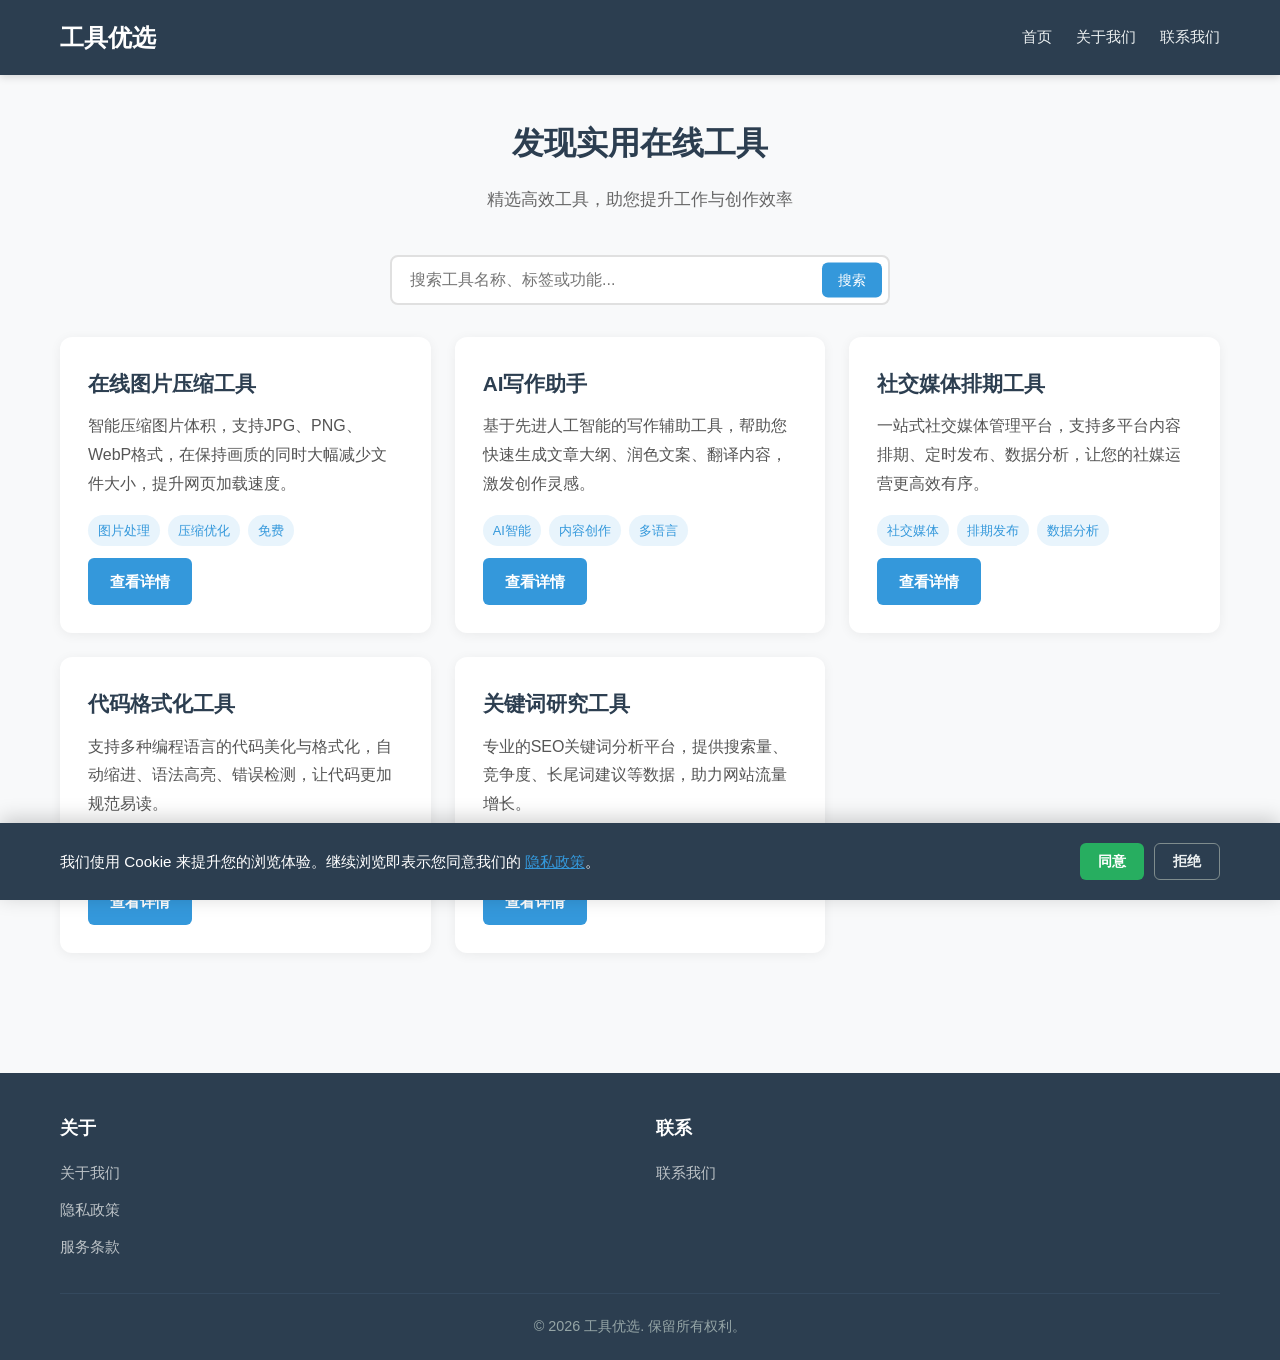
<file: index.html>
<!DOCTYPE html>
<html lang="zh-CN">
<head>
  <meta charset="UTF-8">
  <meta name="viewport" content="width=device-width, initial-scale=1.0">
  <title>工具优选 | 发现实用在线工具</title>
  <meta name="description" content="工具优选为您精选各类实用在线工具，包括图片压缩、AI写作、社交媒体管理、代码格式化、关键词研究等，助您提升工作效率。">
  <meta name="keywords" content="在线工具,图片压缩,AI写作,社交媒体,代码格式化,关键词研究,效率工具">
  <link rel="stylesheet" href="css/style.css">
</head>
<body>
  <script async src="https://pagead2.googlesyndication.com/pagead/js/adsbygoogle.js?client=ca-pub-3822650863165963" crossorigin="anonymous"></script>
  <!-- 头部导航 -->
  <header class="site-header">
    <div class="container">
      <div class="site-brand"><a href="./index.html">工具优选</a></div>
      <nav class="main-nav" aria-label="主导航">
        <ul>
          <li><a href="./index.html">首页</a></li>
          <li><a href="./about.html">关于我们</a></li>
          <li><a href="./contact.html">联系我们</a></li>
        </ul>
      </nav>
    </div>
  </header>

  <!-- 主体内容 -->
  <main class="site-main" id="main-content">
    <div class="container">

      <h1 class="page-title">发现实用在线工具</h1>
      <p class="page-subtitle">精选高效工具，助您提升工作与创作效率</p>

      <!-- 搜索框 -->
      <div class="search-box" role="search">
        <input type="text" id="tool-search" placeholder="搜索工具名称、标签或功能..." aria-label="搜索工具">
        <button type="button" aria-label="搜索">搜索</button>
      </div>

      <!-- 工具卡片网格 -->
      <section class="tools-grid" aria-label="工具列表">

        <article class="tool-card" data-tags="图片,压缩,优化">
          <h2><a href="./tools/tool-1.html">在线图片压缩工具</a></h2>
          <p>智能压缩图片体积，支持JPG、PNG、WebP格式，在保持画质的同时大幅减少文件大小，提升网页加载速度。</p>
          <div class="tool-tags">
            <span class="tag">图片处理</span>
            <span class="tag">压缩优化</span>
            <span class="tag">免费</span>
          </div>
          <a href="./tools/tool-1.html" class="btn btn-primary">查看详情</a>
        </article>

        <article class="tool-card" data-tags="AI,写作,内容创作">
          <h2><a href="./tools/tool-2.html">AI写作助手</a></h2>
          <p>基于先进人工智能的写作辅助工具，帮助您快速生成文章大纲、润色文案、翻译内容，激发创作灵感。</p>
          <div class="tool-tags">
            <span class="tag">AI智能</span>
            <span class="tag">内容创作</span>
            <span class="tag">多语言</span>
          </div>
          <a href="./tools/tool-2.html" class="btn btn-primary">查看详情</a>
        </article>

        <article class="tool-card" data-tags="社交媒体,排期,营销">
          <h2><a href="./tools/tool-3.html">社交媒体排期工具</a></h2>
          <p>一站式社交媒体管理平台，支持多平台内容排期、定时发布、数据分析，让您的社媒运营更高效有序。</p>
          <div class="tool-tags">
            <span class="tag">社交媒体</span>
            <span class="tag">排期发布</span>
            <span class="tag">数据分析</span>
          </div>
          <a href="./tools/tool-3.html" class="btn btn-primary">查看详情</a>
        </article>

        <article class="tool-card" data-tags="代码,格式化,开发">
          <h2><a href="./tools/tool-4.html">代码格式化工具</a></h2>
          <p>支持多种编程语言的代码美化与格式化，自动缩进、语法高亮、错误检测，让代码更加规范易读。</p>
          <div class="tool-tags">
            <span class="tag">开发工具</span>
            <span class="tag">代码美化</span>
            <span class="tag">多语言</span>
          </div>
          <a href="./tools/tool-4.html" class="btn btn-primary">查看详情</a>
        </article>

        <article class="tool-card" data-tags="SEO,关键词,研究">
          <h2><a href="./tools/tool-5.html">关键词研究工具</a></h2>
          <p>专业的SEO关键词分析平台，提供搜索量、竞争度、长尾词建议等数据，助力网站流量增长。</p>
          <div class="tool-tags">
            <span class="tag">SEO优化</span>
            <span class="tag">关键词</span>
            <span class="tag">数据分析</span>
          </div>
          <a href="./tools/tool-5.html" class="btn btn-primary">查看详情</a>
        </article>

      </section>

      <div id="no-results" style="display:none; text-align:center; color:#888; padding:40px 0;">
        没有找到匹配的工具，请尝试其他关键词。
      </div>

    </div>
  </main>

  <!-- 页脚 -->
  <footer class="site-footer">
    <div class="container">
      <div class="footer-grid">
        <div class="footer-section">
          <h3>关于</h3>
          <ul>
            <li><a href="./about.html">关于我们</a></li>
            <li><a href="./privacy.html">隐私政策</a></li>
            <li><a href="./terms.html">服务条款</a></li>
          </ul>
        </div>
        <div class="footer-section">
          <h3>联系</h3>
          <ul>
            <li><a href="./contact.html">联系我们</a></li>
          </ul>
        </div>
      </div>
      <div class="footer-bottom">
        <p>&copy; 2026 工具优选. 保留所有权利。</p>
      </div>
    </div>
  </footer>

  <!-- Cookie 同意弹窗 -->
  <div class="cookie-banner" id="cookie-banner" role="dialog" aria-label="Cookie 同意">
    <div class="container">
      <p>我们使用 Cookie 来提升您的浏览体验。继续浏览即表示您同意我们的 <a href="./privacy.html">隐私政策</a>。</p>
      <div class="cookie-actions">
        <button class="btn btn-accept" id="cookie-accept">同意</button>
        <button class="btn btn-decline" id="cookie-decline">拒绝</button>
      </div>
    </div>
  </div>

  <!-- 返回顶部按钮 -->
  <button class="back-to-top" id="back-to-top" aria-label="返回顶部" title="返回顶部">&#8593;</button>

  <script src="js/cookie-consent.js"></script>
</body>
</html>
</file>
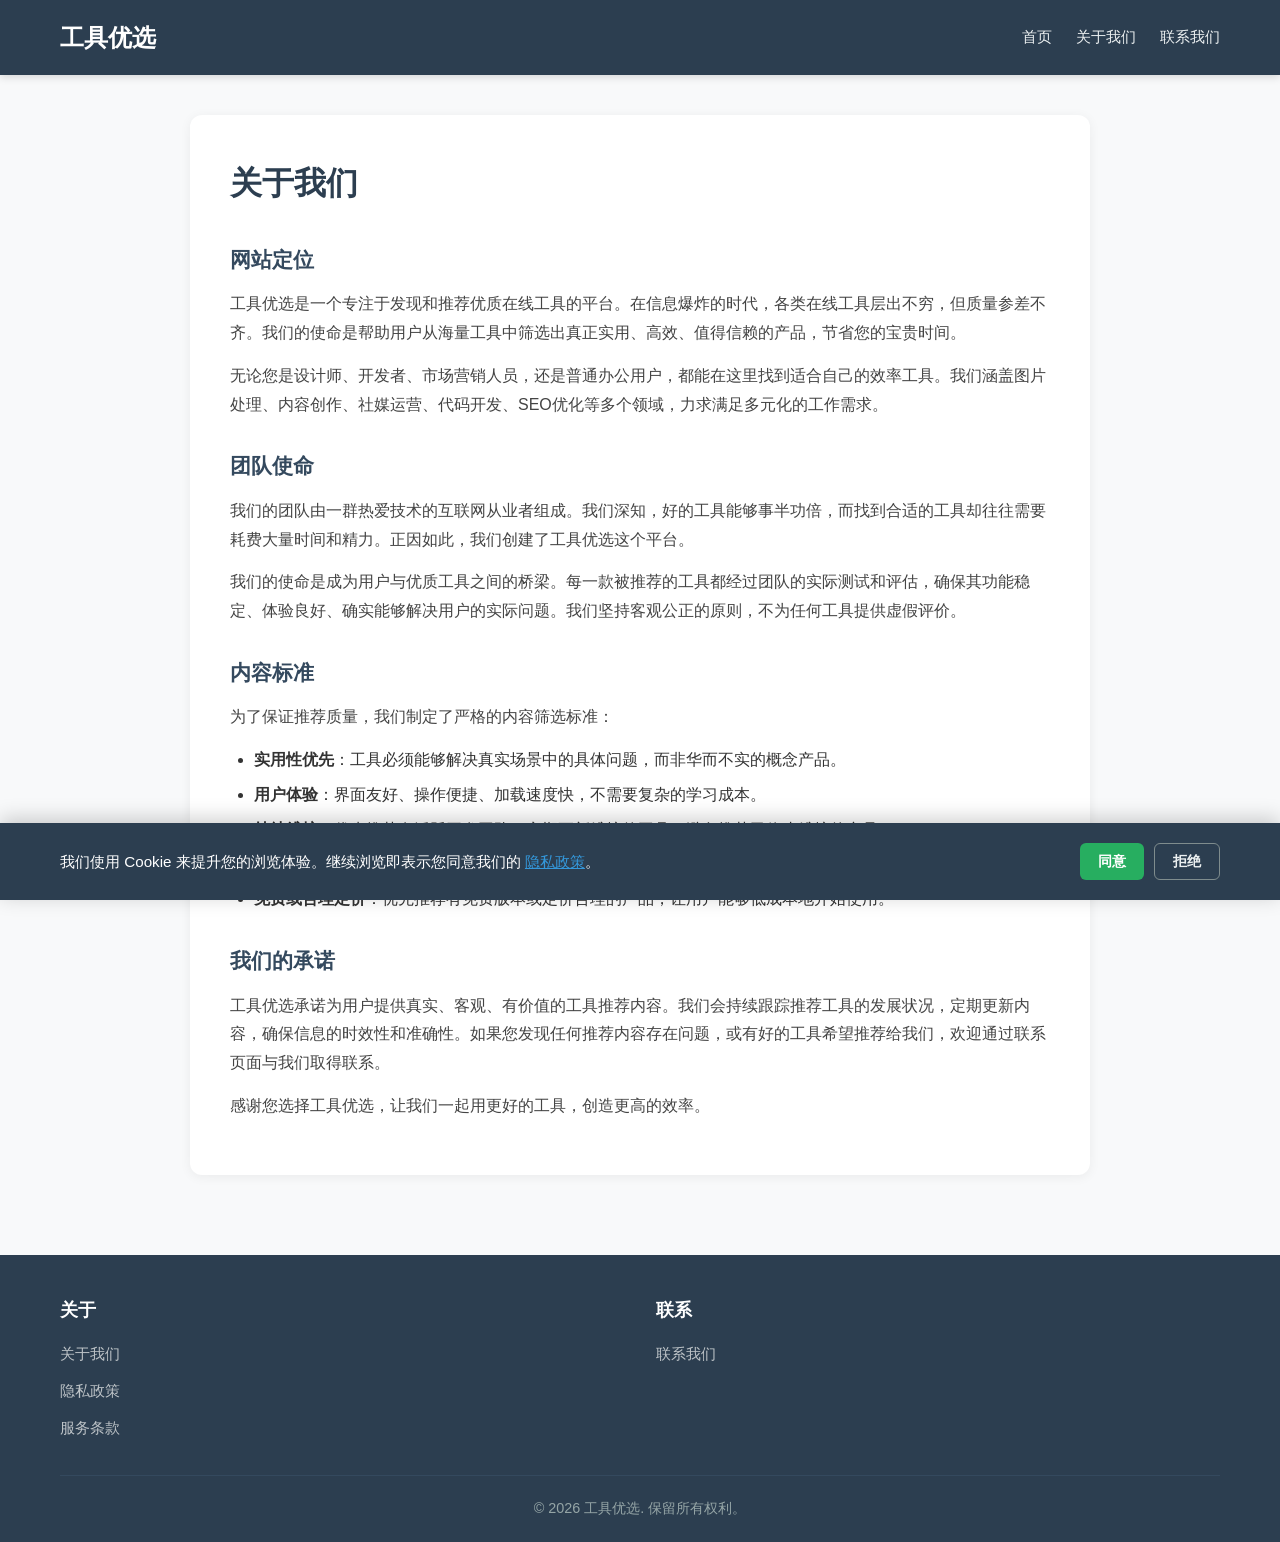
<file: about.html>
<!DOCTYPE html>
<html lang="zh-CN">
<head>
  <meta charset="UTF-8">
  <meta name="viewport" content="width=device-width, initial-scale=1.0">
  <title>关于我们 | 工具优选</title>
  <meta name="description" content="了解工具优选的团队使命、内容标准与网站定位。我们致力于为用户精选最实用的在线工具，提升工作与创作效率。">
  <meta name="keywords" content="关于我们,工具优选,团队使命,内容标准">
  <link rel="stylesheet" href="css/style.css">
</head>
<body>

  <!-- 头部导航 -->
  <header class="site-header">
    <div class="container">
      <div class="site-brand"><a href="./index.html">工具优选</a></div>
      <nav class="main-nav" aria-label="主导航">
        <ul>
          <li><a href="./index.html">首页</a></li>
          <li><a href="./about.html">关于我们</a></li>
          <li><a href="./contact.html">联系我们</a></li>
        </ul>
      </nav>
    </div>
  </header>

  <!-- 主体内容 -->
  <main class="site-main" id="main-content">
    <div class="container">
      <article class="content-page">

        <h1>关于我们</h1>

        <h2>网站定位</h2>
        <p>工具优选是一个专注于发现和推荐优质在线工具的平台。在信息爆炸的时代，各类在线工具层出不穷，但质量参差不齐。我们的使命是帮助用户从海量工具中筛选出真正实用、高效、值得信赖的产品，节省您的宝贵时间。</p>
        <p>无论您是设计师、开发者、市场营销人员，还是普通办公用户，都能在这里找到适合自己的效率工具。我们涵盖图片处理、内容创作、社媒运营、代码开发、SEO优化等多个领域，力求满足多元化的工作需求。</p>

        <h2>团队使命</h2>
        <p>我们的团队由一群热爱技术的互联网从业者组成。我们深知，好的工具能够事半功倍，而找到合适的工具却往往需要耗费大量时间和精力。正因如此，我们创建了工具优选这个平台。</p>
        <p>我们的使命是成为用户与优质工具之间的桥梁。每一款被推荐的工具都经过团队的实际测试和评估，确保其功能稳定、体验良好、确实能够解决用户的实际问题。我们坚持客观公正的原则，不为任何工具提供虚假评价。</p>

        <h2>内容标准</h2>
        <p>为了保证推荐质量，我们制定了严格的内容筛选标准：</p>
        <ul>
          <li><strong>实用性优先</strong>：工具必须能够解决真实场景中的具体问题，而非华而不实的概念产品。</li>
          <li><strong>用户体验</strong>：界面友好、操作便捷、加载速度快，不需要复杂的学习成本。</li>
          <li><strong>持续维护</strong>：优先推荐有活跃开发团队、定期更新维护的工具，避免推荐已停止维护的产品。</li>
          <li><strong>数据安全</strong>：重视用户隐私和数据安全，不推荐使用有安全隐患或恶意行为的工具。</li>
          <li><strong>免费或合理定价</strong>：优先推荐有免费版本或定价合理的产品，让用户能够低成本地开始使用。</li>
        </ul>

        <h2>我们的承诺</h2>
        <p>工具优选承诺为用户提供真实、客观、有价值的工具推荐内容。我们会持续跟踪推荐工具的发展状况，定期更新内容，确保信息的时效性和准确性。如果您发现任何推荐内容存在问题，或有好的工具希望推荐给我们，欢迎通过联系页面与我们取得联系。</p>
        <p>感谢您选择工具优选，让我们一起用更好的工具，创造更高的效率。</p>

      </article>
    </div>
  </main>

  <!-- 页脚 -->
  <footer class="site-footer">
    <div class="container">
      <div class="footer-grid">
        <div class="footer-section">
          <h3>关于</h3>
          <ul>
            <li><a href="./about.html">关于我们</a></li>
            <li><a href="./privacy.html">隐私政策</a></li>
            <li><a href="./terms.html">服务条款</a></li>
          </ul>
        </div>
        <div class="footer-section">
          <h3>联系</h3>
          <ul>
            <li><a href="./contact.html">联系我们</a></li>
          </ul>
        </div>
      </div>
      <div class="footer-bottom">
        <p>&copy; 2026 工具优选. 保留所有权利。</p>
      </div>
    </div>
  </footer>

  <!-- Cookie 同意弹窗 -->
  <div class="cookie-banner" id="cookie-banner" role="dialog" aria-label="Cookie 同意">
    <div class="container">
      <p>我们使用 Cookie 来提升您的浏览体验。继续浏览即表示您同意我们的 <a href="./privacy.html">隐私政策</a>。</p>
      <div class="cookie-actions">
        <button class="btn btn-accept" id="cookie-accept">同意</button>
        <button class="btn btn-decline" id="cookie-decline">拒绝</button>
      </div>
    </div>
  </div>

  <!-- 返回顶部按钮 -->
  <button class="back-to-top" id="back-to-top" aria-label="返回顶部" title="返回顶部">&#8593;</button>

  <script src="js/cookie-consent.js"></script>
</body>
</html>
</file>
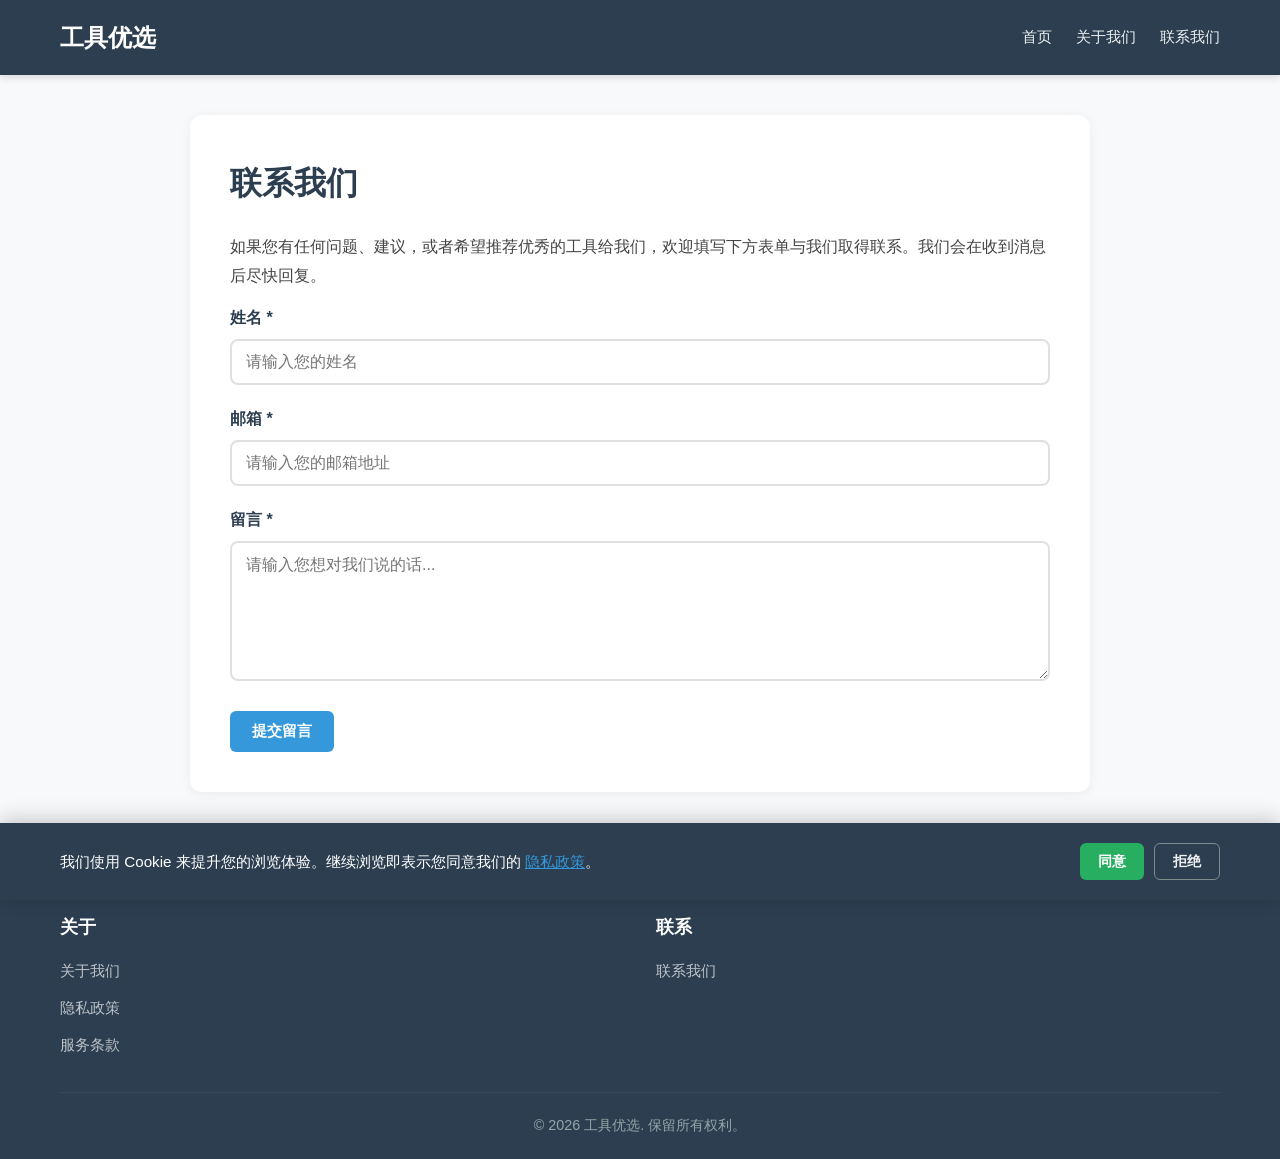
<file: contact.html>
<!DOCTYPE html>
<html lang="zh-CN">
<head>
  <meta charset="UTF-8">
  <meta name="viewport" content="width=device-width, initial-scale=1.0">
  <title>联系我们 | 工具优选</title>
  <meta name="description" content="如有任何问题、建议或合作意向，欢迎通过联系表单与我们取得联系。工具优选期待与您的沟通。">
  <meta name="keywords" content="联系我们,工具优选,反馈,合作">
  <link rel="stylesheet" href="css/style.css">
</head>
<body>

  <!-- 头部导航 -->
  <header class="site-header">
    <div class="container">
      <div class="site-brand"><a href="./index.html">工具优选</a></div>
      <nav class="main-nav" aria-label="主导航">
        <ul>
          <li><a href="./index.html">首页</a></li>
          <li><a href="./about.html">关于我们</a></li>
          <li><a href="./contact.html">联系我们</a></li>
        </ul>
      </nav>
    </div>
  </header>

  <!-- 主体内容 -->
  <main class="site-main" id="main-content">
    <div class="container">
      <article class="content-page">

        <h1>联系我们</h1>
        <p>如果您有任何问题、建议，或者希望推荐优秀的工具给我们，欢迎填写下方表单与我们取得联系。我们会在收到消息后尽快回复。</p>

        <form class="contact-form" action="#" method="post" aria-label="联系表单">
          <div class="form-group">
            <label for="name">姓名 <span aria-label="必填">*</span></label>
            <input type="text" id="name" name="name" required placeholder="请输入您的姓名">
          </div>

          <div class="form-group">
            <label for="email">邮箱 <span aria-label="必填">*</span></label>
            <input type="email" id="email" name="email" required placeholder="请输入您的邮箱地址">
          </div>

          <div class="form-group">
            <label for="message">留言 <span aria-label="必填">*</span></label>
            <textarea id="message" name="message" required placeholder="请输入您想对我们说的话..."></textarea>
          </div>

          <button type="submit" class="btn btn-primary">提交留言</button>
        </form>

      </article>
    </div>
  </main>

  <!-- 页脚 -->
  <footer class="site-footer">
    <div class="container">
      <div class="footer-grid">
        <div class="footer-section">
          <h3>关于</h3>
          <ul>
            <li><a href="./about.html">关于我们</a></li>
            <li><a href="./privacy.html">隐私政策</a></li>
            <li><a href="./terms.html">服务条款</a></li>
          </ul>
        </div>
        <div class="footer-section">
          <h3>联系</h3>
          <ul>
            <li><a href="./contact.html">联系我们</a></li>
          </ul>
        </div>
      </div>
      <div class="footer-bottom">
        <p>&copy; 2026 工具优选. 保留所有权利。</p>
      </div>
    </div>
  </footer>

  <!-- Cookie 同意弹窗 -->
  <div class="cookie-banner" id="cookie-banner" role="dialog" aria-label="Cookie 同意">
    <div class="container">
      <p>我们使用 Cookie 来提升您的浏览体验。继续浏览即表示您同意我们的 <a href="./privacy.html">隐私政策</a>。</p>
      <div class="cookie-actions">
        <button class="btn btn-accept" id="cookie-accept">同意</button>
        <button class="btn btn-decline" id="cookie-decline">拒绝</button>
      </div>
    </div>
  </div>

  <!-- 返回顶部按钮 -->
  <button class="back-to-top" id="back-to-top" aria-label="返回顶部" title="返回顶部">&#8593;</button>

  <script src="js/cookie-consent.js"></script>
</body>
</html>
</file>
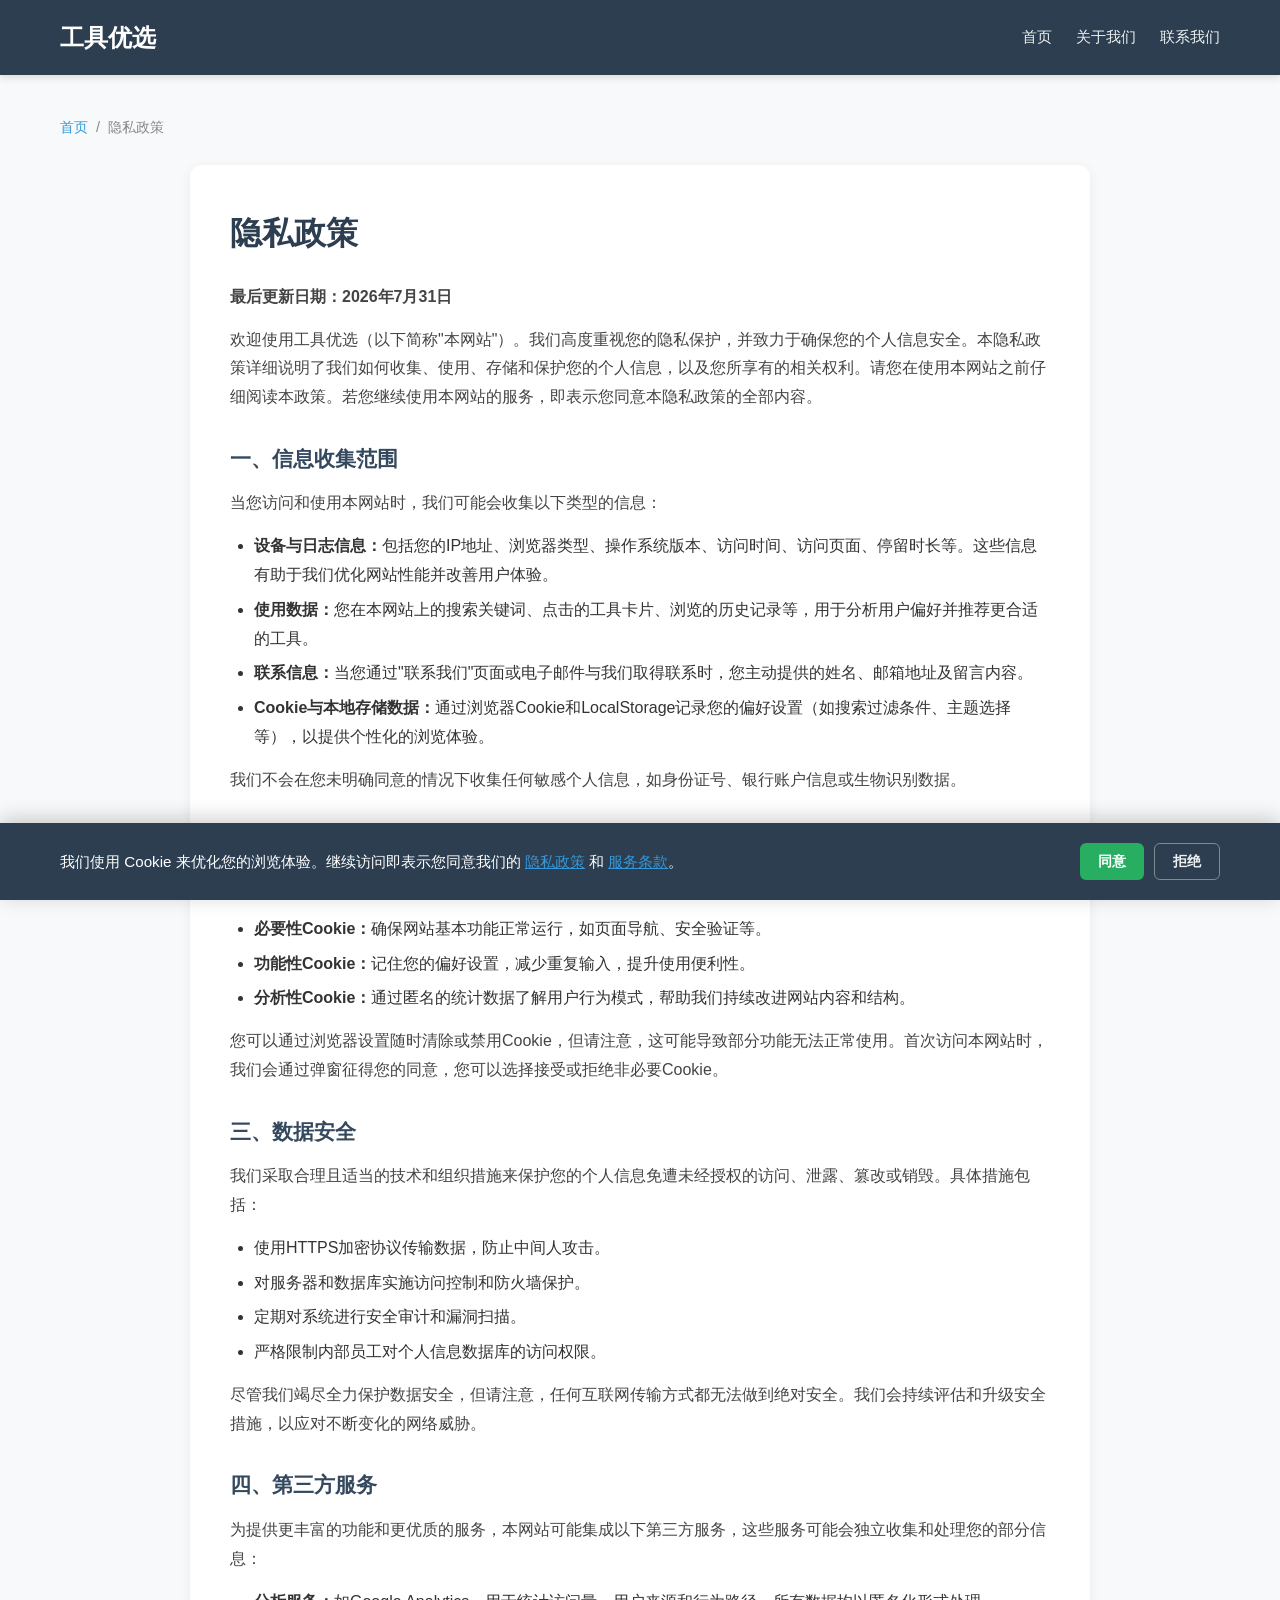
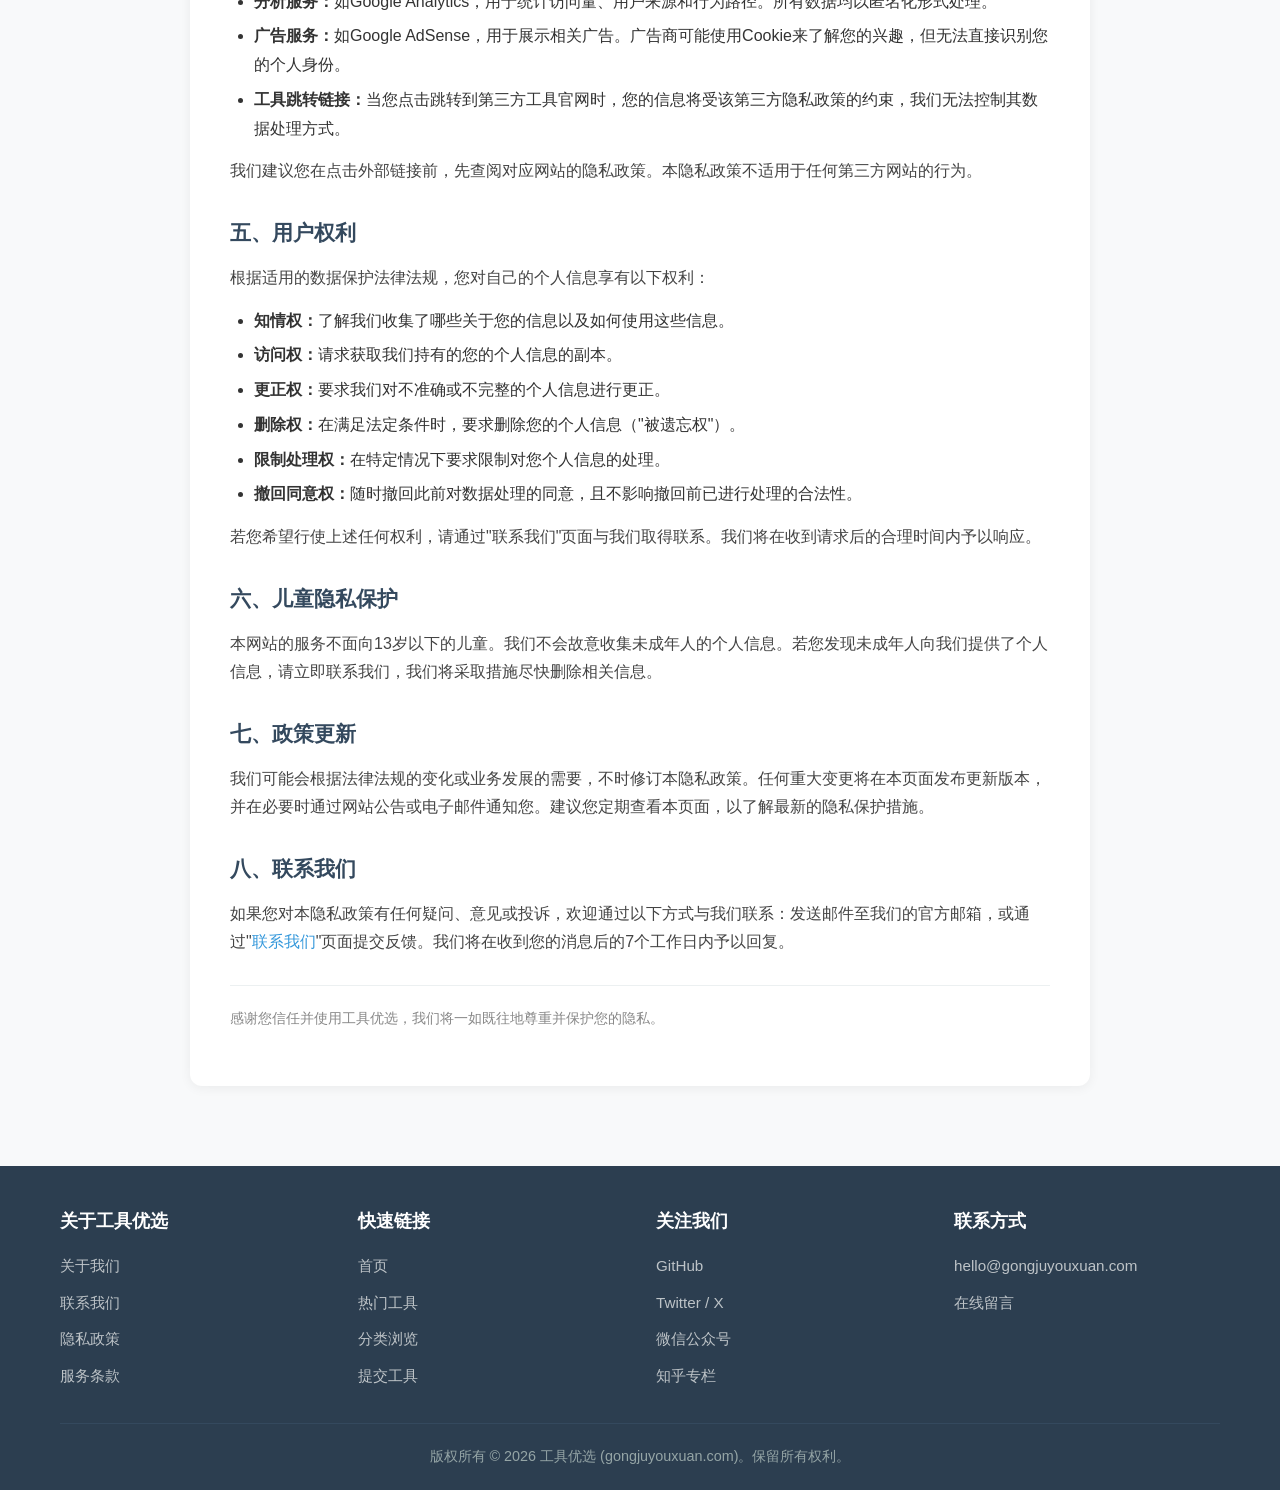
<file: privacy.html>
<!DOCTYPE html>
<html lang="zh-CN">
<head>
  <meta charset="UTF-8">
  <meta name="viewport" content="width=device-width, initial-scale=1.0">
  <title>隐私政策 | 工具优选</title>
  <meta name="description" content="工具优选隐私政策说明：了解我们如何收集、使用和保护您的个人信息。">
  <link rel="stylesheet" href="css/style.css">
</head>
<body>

  <!-- 顶部导航 -->
  <header class="site-header">
    <div class="container">
      <div class="site-brand"><a href="index.html">工具优选</a></div>
      <nav class="main-nav">
        <ul>
          <li><a href="index.html">首页</a></li>
          <li><a href="about.html">关于我们</a></li>
          <li><a href="contact.html">联系我们</a></li>
        </ul>
      </nav>
    </div>
  </header>

  <!-- 主体内容 -->
  <main class="site-main">
    <div class="container">
      <nav class="breadcrumb">
        <a href="index.html">首页</a>
        <span>/</span>
        <span>隐私政策</span>
      </nav>

      <article class="content-page">
        <h1>隐私政策</h1>
        <p><strong>最后更新日期：2026年7月31日</strong></p>

        <p>欢迎使用工具优选（以下简称"本网站"）。我们高度重视您的隐私保护，并致力于确保您的个人信息安全。本隐私政策详细说明了我们如何收集、使用、存储和保护您的个人信息，以及您所享有的相关权利。请您在使用本网站之前仔细阅读本政策。若您继续使用本网站的服务，即表示您同意本隐私政策的全部内容。</p>

        <h2>一、信息收集范围</h2>
        <p>当您访问和使用本网站时，我们可能会收集以下类型的信息：</p>
        <ul>
          <li><strong>设备与日志信息：</strong>包括您的IP地址、浏览器类型、操作系统版本、访问时间、访问页面、停留时长等。这些信息有助于我们优化网站性能并改善用户体验。</li>
          <li><strong>使用数据：</strong>您在本网站上的搜索关键词、点击的工具卡片、浏览的历史记录等，用于分析用户偏好并推荐更合适的工具。</li>
          <li><strong>联系信息：</strong>当您通过"联系我们"页面或电子邮件与我们取得联系时，您主动提供的姓名、邮箱地址及留言内容。</li>
          <li><strong>Cookie与本地存储数据：</strong>通过浏览器Cookie和LocalStorage记录您的偏好设置（如搜索过滤条件、主题选择等），以提供个性化的浏览体验。</li>
        </ul>
        <p>我们不会在您未明确同意的情况下收集任何敏感个人信息，如身份证号、银行账户信息或生物识别数据。</p>

        <h2>二、Cookie的使用</h2>
        <p>本网站使用Cookie及类似技术来实现以下目的：</p>
        <ul>
          <li><strong>必要性Cookie：</strong>确保网站基本功能正常运行，如页面导航、安全验证等。</li>
          <li><strong>功能性Cookie：</strong>记住您的偏好设置，减少重复输入，提升使用便利性。</li>
          <li><strong>分析性Cookie：</strong>通过匿名的统计数据了解用户行为模式，帮助我们持续改进网站内容和结构。</li>
        </ul>
        <p>您可以通过浏览器设置随时清除或禁用Cookie，但请注意，这可能导致部分功能无法正常使用。首次访问本网站时，我们会通过弹窗征得您的同意，您可以选择接受或拒绝非必要Cookie。</p>

        <h2>三、数据安全</h2>
        <p>我们采取合理且适当的技术和组织措施来保护您的个人信息免遭未经授权的访问、泄露、篡改或销毁。具体措施包括：</p>
        <ul>
          <li>使用HTTPS加密协议传输数据，防止中间人攻击。</li>
          <li>对服务器和数据库实施访问控制和防火墙保护。</li>
          <li>定期对系统进行安全审计和漏洞扫描。</li>
          <li>严格限制内部员工对个人信息数据库的访问权限。</li>
        </ul>
        <p>尽管我们竭尽全力保护数据安全，但请注意，任何互联网传输方式都无法做到绝对安全。我们会持续评估和升级安全措施，以应对不断变化的网络威胁。</p>

        <h2>四、第三方服务</h2>
        <p>为提供更丰富的功能和更优质的服务，本网站可能集成以下第三方服务，这些服务可能会独立收集和处理您的部分信息：</p>
        <ul>
          <li><strong>分析服务：</strong>如Google Analytics，用于统计访问量、用户来源和行为路径。所有数据均以匿名化形式处理。</li>
          <li><strong>广告服务：</strong>如Google AdSense，用于展示相关广告。广告商可能使用Cookie来了解您的兴趣，但无法直接识别您的个人身份。</li>
          <li><strong>工具跳转链接：</strong>当您点击跳转到第三方工具官网时，您的信息将受该第三方隐私政策的约束，我们无法控制其数据处理方式。</li>
        </ul>
        <p>我们建议您在点击外部链接前，先查阅对应网站的隐私政策。本隐私政策不适用于任何第三方网站的行为。</p>

        <h2>五、用户权利</h2>
        <p>根据适用的数据保护法律法规，您对自己的个人信息享有以下权利：</p>
        <ul>
          <li><strong>知情权：</strong>了解我们收集了哪些关于您的信息以及如何使用这些信息。</li>
          <li><strong>访问权：</strong>请求获取我们持有的您的个人信息的副本。</li>
          <li><strong>更正权：</strong>要求我们对不准确或不完整的个人信息进行更正。</li>
          <li><strong>删除权：</strong>在满足法定条件时，要求删除您的个人信息（"被遗忘权"）。</li>
          <li><strong>限制处理权：</strong>在特定情况下要求限制对您个人信息的处理。</li>
          <li><strong>撤回同意权：</strong>随时撤回此前对数据处理的同意，且不影响撤回前已进行处理的合法性。</li>
        </ul>
        <p>若您希望行使上述任何权利，请通过"联系我们"页面与我们取得联系。我们将在收到请求后的合理时间内予以响应。</p>

        <h2>六、儿童隐私保护</h2>
        <p>本网站的服务不面向13岁以下的儿童。我们不会故意收集未成年人的个人信息。若您发现未成年人向我们提供了个人信息，请立即联系我们，我们将采取措施尽快删除相关信息。</p>

        <h2>七、政策更新</h2>
        <p>我们可能会根据法律法规的变化或业务发展的需要，不时修订本隐私政策。任何重大变更将在本页面发布更新版本，并在必要时通过网站公告或电子邮件通知您。建议您定期查看本页面，以了解最新的隐私保护措施。</p>

        <h2>八、联系我们</h2>
        <p>如果您对本隐私政策有任何疑问、意见或投诉，欢迎通过以下方式与我们联系：发送邮件至我们的官方邮箱，或通过"<a href="contact.html">联系我们</a>"页面提交反馈。我们将在收到您的消息后的7个工作日内予以回复。</p>

        <p style="margin-top: 28px; padding-top: 20px; border-top: 1px solid #ecf0f1; color: #888; font-size: 0.9rem;">感谢您信任并使用工具优选，我们将一如既往地尊重并保护您的隐私。</p>
      </article>
    </div>
  </main>

  <!-- 页脚 -->
  <footer class="site-footer">
    <div class="container">
      <div class="footer-grid">
        <div class="footer-section">
          <h3>关于工具优选</h3>
          <ul>
            <li><a href="about.html">关于我们</a></li>
            <li><a href="contact.html">联系我们</a></li>
            <li><a href="privacy.html">隐私政策</a></li>
            <li><a href="terms.html">服务条款</a></li>
          </ul>
        </div>
        <div class="footer-section">
          <h3>快速链接</h3>
          <ul>
            <li><a href="index.html">首页</a></li>
            <li><a href="index.html#tools">热门工具</a></li>
            <li><a href="index.html#categories">分类浏览</a></li>
            <li><a href="contact.html">提交工具</a></li>
          </ul>
        </div>
        <div class="footer-section">
          <h3>关注我们</h3>
          <ul>
            <li><a href="#" target="_blank" rel="noopener noreferrer">GitHub</a></li>
            <li><a href="#" target="_blank" rel="noopener noreferrer">Twitter / X</a></li>
            <li><a href="#" target="_blank" rel="noopener noreferrer">微信公众号</a></li>
            <li><a href="#" target="_blank" rel="noopener noreferrer">知乎专栏</a></li>
          </ul>
        </div>
        <div class="footer-section">
          <h3>联系方式</h3>
          <ul>
            <li><a href="mailto:hello@gongjuyouxuan.com">hello@gongjuyouxuan.com</a></li>
            <li><a href="contact.html">在线留言</a></li>
          </ul>
        </div>
      </div>
      <div class="footer-bottom">
        <p>版权所有 &copy; 2026 工具优选 (gongjuyouxuan.com)。保留所有权利。</p>
      </div>
    </div>
  </footer>

  <!-- Cookie 同意弹窗 -->
  <div class="cookie-banner" id="cookie-banner">
    <div class="container">
      <p>我们使用 Cookie 来优化您的浏览体验。继续访问即表示您同意我们的 <a href="privacy.html">隐私政策</a> 和 <a href="terms.html">服务条款</a>。</p>
      <div class="cookie-actions">
        <button class="btn btn-accept" id="cookie-accept">同意</button>
        <button class="btn btn-decline" id="cookie-decline">拒绝</button>
      </div>
    </div>
  </div>

  <!-- 返回顶部按钮 -->
  <button class="back-to-top" id="back-to-top" aria-label="返回顶部">&#8593;</button>

  <script src="js/cookie-consent.js"></script>
</body>
</html>
</file>
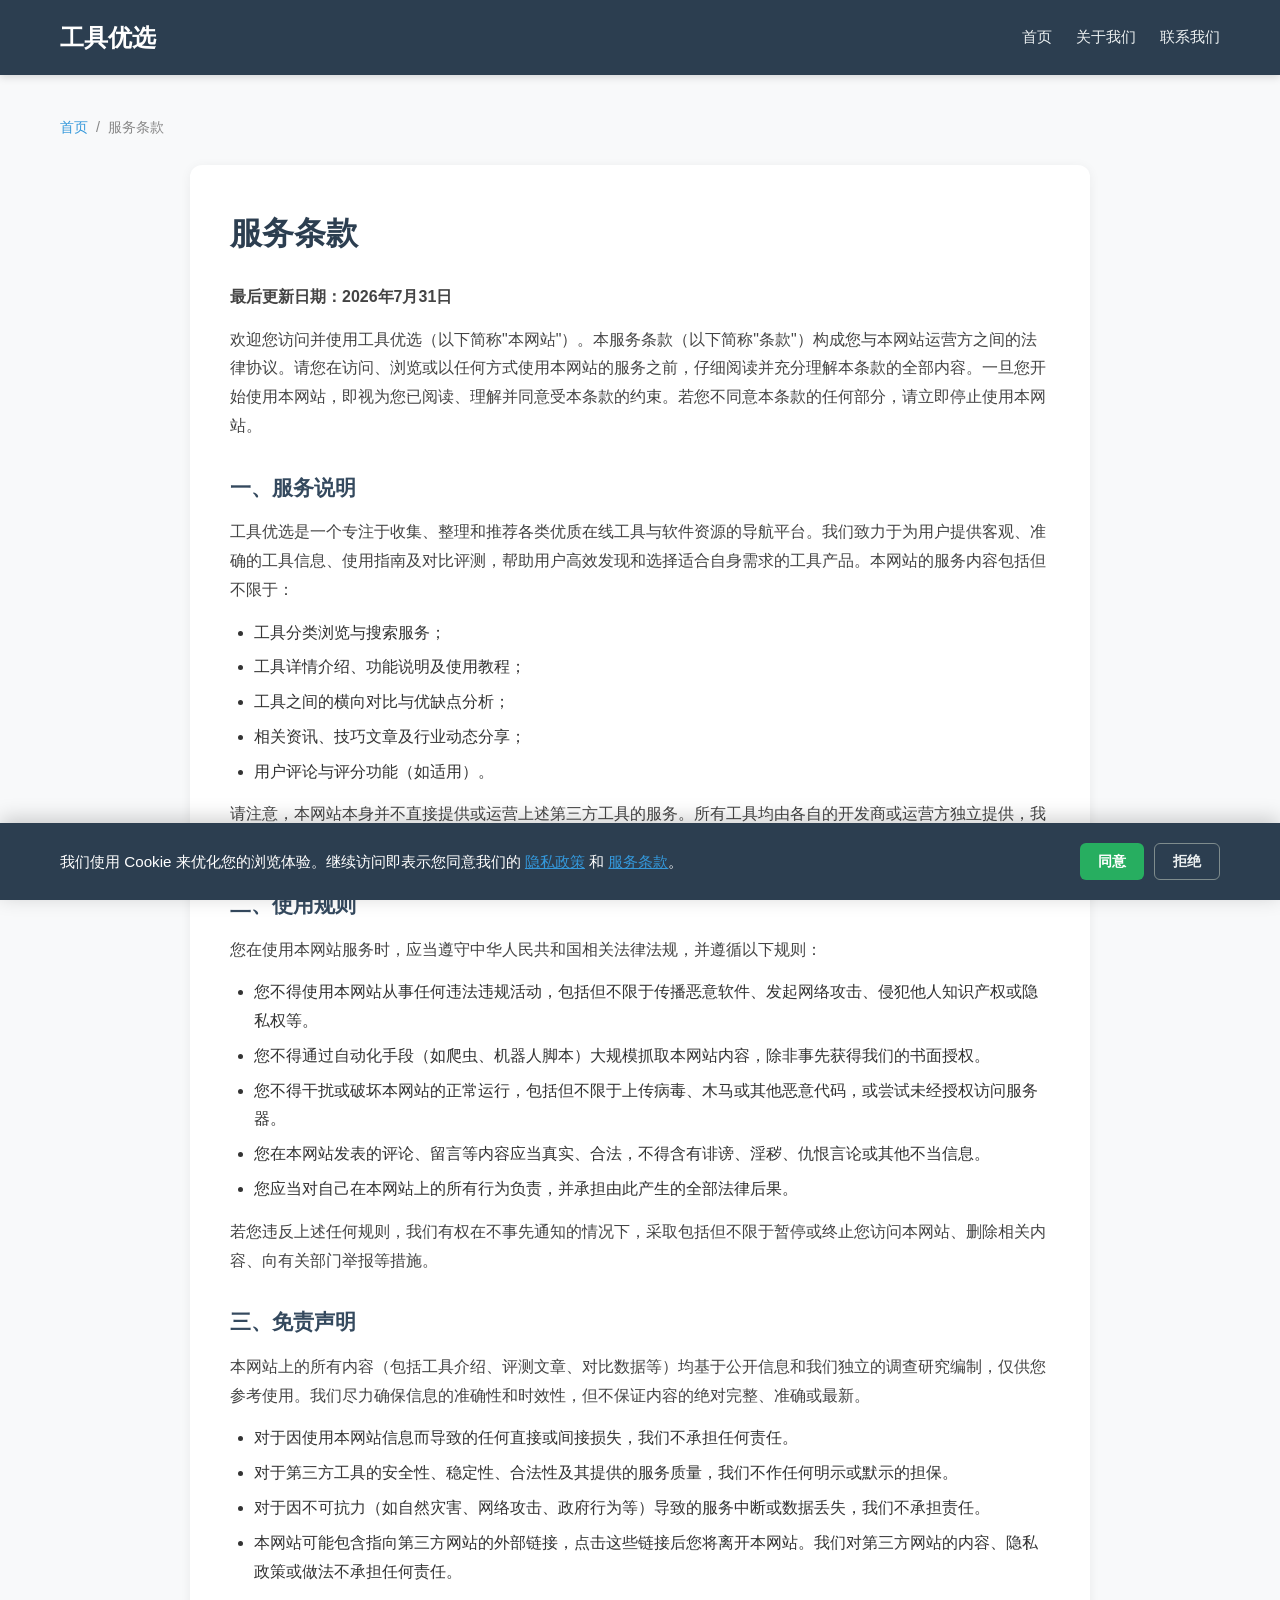
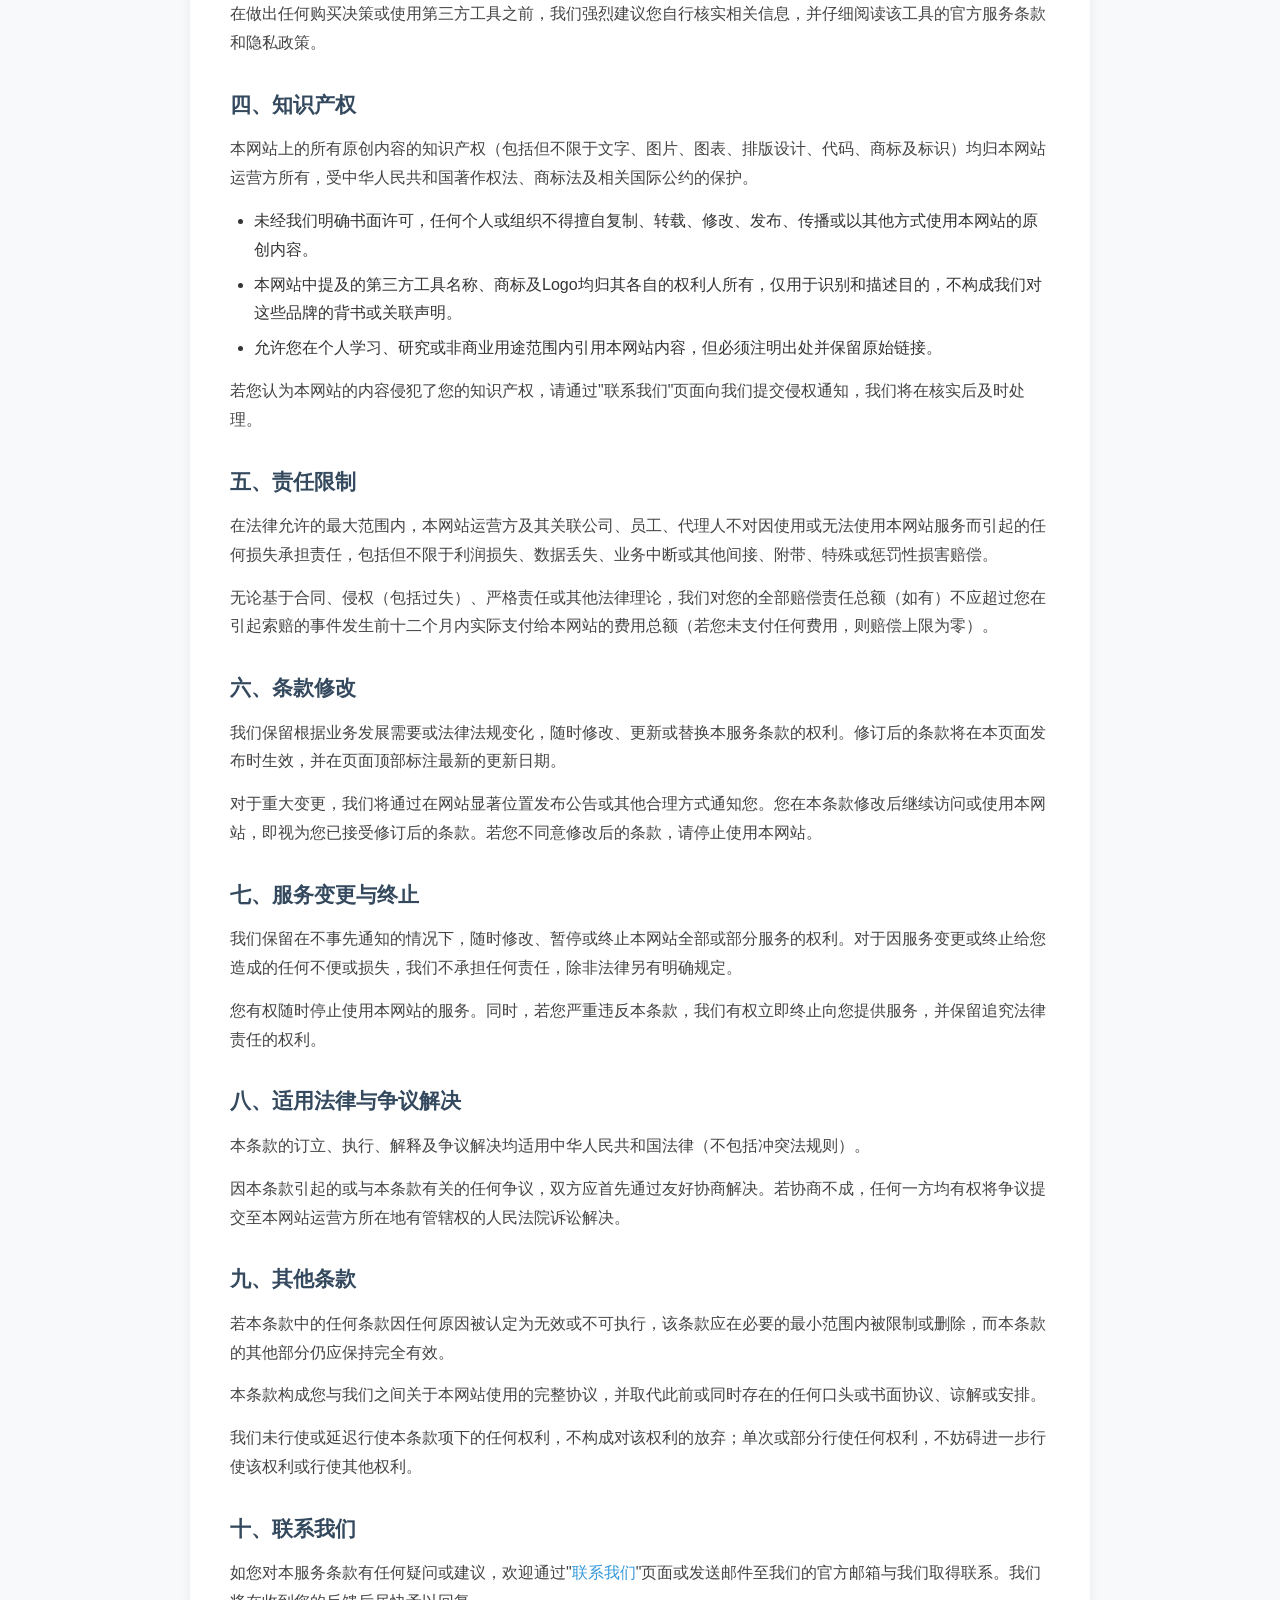
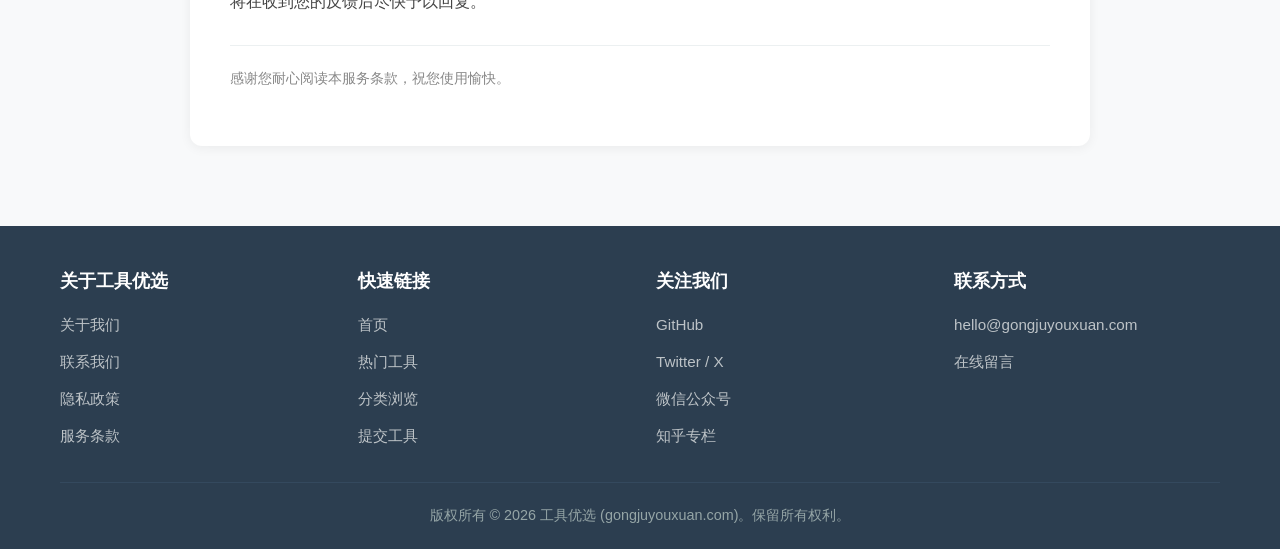
<file: terms.html>
<!DOCTYPE html>
<html lang="zh-CN">
<head>
  <meta charset="UTF-8">
  <meta name="viewport" content="width=device-width, initial-scale=1.0">
  <title>服务条款 | 工具优选</title>
  <meta name="description" content="工具优选服务条款：使用本网站前请仔细阅读以下条款和条件。">
  <link rel="stylesheet" href="css/style.css">
</head>
<body>

  <!-- 顶部导航 -->
  <header class="site-header">
    <div class="container">
      <div class="site-brand"><a href="index.html">工具优选</a></div>
      <nav class="main-nav">
        <ul>
          <li><a href="index.html">首页</a></li>
          <li><a href="about.html">关于我们</a></li>
          <li><a href="contact.html">联系我们</a></li>
        </ul>
      </nav>
    </div>
  </header>

  <!-- 主体内容 -->
  <main class="site-main">
    <div class="container">
      <nav class="breadcrumb">
        <a href="index.html">首页</a>
        <span>/</span>
        <span>服务条款</span>
      </nav>

      <article class="content-page">
        <h1>服务条款</h1>
        <p><strong>最后更新日期：2026年7月31日</strong></p>

        <p>欢迎您访问并使用工具优选（以下简称"本网站"）。本服务条款（以下简称"条款"）构成您与本网站运营方之间的法律协议。请您在访问、浏览或以任何方式使用本网站的服务之前，仔细阅读并充分理解本条款的全部内容。一旦您开始使用本网站，即视为您已阅读、理解并同意受本条款的约束。若您不同意本条款的任何部分，请立即停止使用本网站。</p>

        <h2>一、服务说明</h2>
        <p>工具优选是一个专注于收集、整理和推荐各类优质在线工具与软件资源的导航平台。我们致力于为用户提供客观、准确的工具信息、使用指南及对比评测，帮助用户高效发现和选择适合自身需求的工具产品。本网站的服务内容包括但不限于：</p>
        <ul>
          <li>工具分类浏览与搜索服务；</li>
          <li>工具详情介绍、功能说明及使用教程；</li>
          <li>工具之间的横向对比与优缺点分析；</li>
          <li>相关资讯、技巧文章及行业动态分享；</li>
          <li>用户评论与评分功能（如适用）。</li>
        </ul>
        <p>请注意，本网站本身并不直接提供或运营上述第三方工具的服务。所有工具均由各自的开发商或运营方独立提供，我们只是提供信息聚合和导航入口。</p>

        <h2>二、使用规则</h2>
        <p>您在使用本网站服务时，应当遵守中华人民共和国相关法律法规，并遵循以下规则：</p>
        <ul>
          <li>您不得使用本网站从事任何违法违规活动，包括但不限于传播恶意软件、发起网络攻击、侵犯他人知识产权或隐私权等。</li>
          <li>您不得通过自动化手段（如爬虫、机器人脚本）大规模抓取本网站内容，除非事先获得我们的书面授权。</li>
          <li>您不得干扰或破坏本网站的正常运行，包括但不限于上传病毒、木马或其他恶意代码，或尝试未经授权访问服务器。</li>
          <li>您在本网站发表的评论、留言等内容应当真实、合法，不得含有诽谤、淫秽、仇恨言论或其他不当信息。</li>
          <li>您应当对自己在本网站上的所有行为负责，并承担由此产生的全部法律后果。</li>
        </ul>
        <p>若您违反上述任何规则，我们有权在不事先通知的情况下，采取包括但不限于暂停或终止您访问本网站、删除相关内容、向有关部门举报等措施。</p>

        <h2>三、免责声明</h2>
        <p>本网站上的所有内容（包括工具介绍、评测文章、对比数据等）均基于公开信息和我们独立的调查研究编制，仅供您参考使用。我们尽力确保信息的准确性和时效性，但不保证内容的绝对完整、准确或最新。</p>
        <ul>
          <li>对于因使用本网站信息而导致的任何直接或间接损失，我们不承担任何责任。</li>
          <li>对于第三方工具的安全性、稳定性、合法性及其提供的服务质量，我们不作任何明示或默示的担保。</li>
          <li>对于因不可抗力（如自然灾害、网络攻击、政府行为等）导致的服务中断或数据丢失，我们不承担责任。</li>
          <li>本网站可能包含指向第三方网站的外部链接，点击这些链接后您将离开本网站。我们对第三方网站的内容、隐私政策或做法不承担任何责任。</li>
        </ul>
        <p>在做出任何购买决策或使用第三方工具之前，我们强烈建议您自行核实相关信息，并仔细阅读该工具的官方服务条款和隐私政策。</p>

        <h2>四、知识产权</h2>
        <p>本网站上的所有原创内容的知识产权（包括但不限于文字、图片、图表、排版设计、代码、商标及标识）均归本网站运营方所有，受中华人民共和国著作权法、商标法及相关国际公约的保护。</p>
        <ul>
          <li>未经我们明确书面许可，任何个人或组织不得擅自复制、转载、修改、发布、传播或以其他方式使用本网站的原创内容。</li>
          <li>本网站中提及的第三方工具名称、商标及Logo均归其各自的权利人所有，仅用于识别和描述目的，不构成我们对这些品牌的背书或关联声明。</li>
          <li>允许您在个人学习、研究或非商业用途范围内引用本网站内容，但必须注明出处并保留原始链接。</li>
        </ul>
        <p>若您认为本网站的内容侵犯了您的知识产权，请通过"联系我们"页面向我们提交侵权通知，我们将在核实后及时处理。</p>

        <h2>五、责任限制</h2>
        <p>在法律允许的最大范围内，本网站运营方及其关联公司、员工、代理人不对因使用或无法使用本网站服务而引起的任何损失承担责任，包括但不限于利润损失、数据丢失、业务中断或其他间接、附带、特殊或惩罚性损害赔偿。</p>
        <p>无论基于合同、侵权（包括过失）、严格责任或其他法律理论，我们对您的全部赔偿责任总额（如有）不应超过您在引起索赔的事件发生前十二个月内实际支付给本网站的费用总额（若您未支付任何费用，则赔偿上限为零）。</p>

        <h2>六、条款修改</h2>
        <p>我们保留根据业务发展需要或法律法规变化，随时修改、更新或替换本服务条款的权利。修订后的条款将在本页面发布时生效，并在页面顶部标注最新的更新日期。</p>
        <p>对于重大变更，我们将通过在网站显著位置发布公告或其他合理方式通知您。您在本条款修改后继续访问或使用本网站，即视为您已接受修订后的条款。若您不同意修改后的条款，请停止使用本网站。</p>

        <h2>七、服务变更与终止</h2>
        <p>我们保留在不事先通知的情况下，随时修改、暂停或终止本网站全部或部分服务的权利。对于因服务变更或终止给您造成的任何不便或损失，我们不承担任何责任，除非法律另有明确规定。</p>
        <p>您有权随时停止使用本网站的服务。同时，若您严重违反本条款，我们有权立即终止向您提供服务，并保留追究法律责任的权利。</p>

        <h2>八、适用法律与争议解决</h2>
        <p>本条款的订立、执行、解释及争议解决均适用中华人民共和国法律（不包括冲突法规则）。</p>
        <p>因本条款引起的或与本条款有关的任何争议，双方应首先通过友好协商解决。若协商不成，任何一方均有权将争议提交至本网站运营方所在地有管辖权的人民法院诉讼解决。</p>

        <h2>九、其他条款</h2>
        <p>若本条款中的任何条款因任何原因被认定为无效或不可执行，该条款应在必要的最小范围内被限制或删除，而本条款的其他部分仍应保持完全有效。</p>
        <p>本条款构成您与我们之间关于本网站使用的完整协议，并取代此前或同时存在的任何口头或书面协议、谅解或安排。</p>
        <p>我们未行使或延迟行使本条款项下的任何权利，不构成对该权利的放弃；单次或部分行使任何权利，不妨碍进一步行使该权利或行使其他权利。</p>

        <h2>十、联系我们</h2>
        <p>如您对本服务条款有任何疑问或建议，欢迎通过"<a href="contact.html">联系我们</a>"页面或发送邮件至我们的官方邮箱与我们取得联系。我们将在收到您的反馈后尽快予以回复。</p>

        <p style="margin-top: 28px; padding-top: 20px; border-top: 1px solid #ecf0f1; color: #888; font-size: 0.9rem;">感谢您耐心阅读本服务条款，祝您使用愉快。</p>
      </article>
    </div>
  </main>

  <!-- 页脚 -->
  <footer class="site-footer">
    <div class="container">
      <div class="footer-grid">
        <div class="footer-section">
          <h3>关于工具优选</h3>
          <ul>
            <li><a href="about.html">关于我们</a></li>
            <li><a href="contact.html">联系我们</a></li>
            <li><a href="privacy.html">隐私政策</a></li>
            <li><a href="terms.html">服务条款</a></li>
          </ul>
        </div>
        <div class="footer-section">
          <h3>快速链接</h3>
          <ul>
            <li><a href="index.html">首页</a></li>
            <li><a href="index.html#tools">热门工具</a></li>
            <li><a href="index.html#categories">分类浏览</a></li>
            <li><a href="contact.html">提交工具</a></li>
          </ul>
        </div>
        <div class="footer-section">
          <h3>关注我们</h3>
          <ul>
            <li><a href="#" target="_blank" rel="noopener noreferrer">GitHub</a></li>
            <li><a href="#" target="_blank" rel="noopener noreferrer">Twitter / X</a></li>
            <li><a href="#" target="_blank" rel="noopener noreferrer">微信公众号</a></li>
            <li><a href="#" target="_blank" rel="noopener noreferrer">知乎专栏</a></li>
          </ul>
        </div>
        <div class="footer-section">
          <h3>联系方式</h3>
          <ul>
            <li><a href="mailto:hello@gongjuyouxuan.com">hello@gongjuyouxuan.com</a></li>
            <li><a href="contact.html">在线留言</a></li>
          </ul>
        </div>
      </div>
      <div class="footer-bottom">
        <p>版权所有 &copy; 2026 工具优选 (gongjuyouxuan.com)。保留所有权利。</p>
      </div>
    </div>
  </footer>

  <!-- Cookie 同意弹窗 -->
  <div class="cookie-banner" id="cookie-banner">
    <div class="container">
      <p>我们使用 Cookie 来优化您的浏览体验。继续访问即表示您同意我们的 <a href="privacy.html">隐私政策</a> 和 <a href="terms.html">服务条款</a>。</p>
      <div class="cookie-actions">
        <button class="btn btn-accept" id="cookie-accept">同意</button>
        <button class="btn btn-decline" id="cookie-decline">拒绝</button>
      </div>
    </div>
  </div>

  <!-- 返回顶部按钮 -->
  <button class="back-to-top" id="back-to-top" aria-label="返回顶部">&#8593;</button>

  <script src="js/cookie-consent.js"></script>
</body>
</html>
</file>
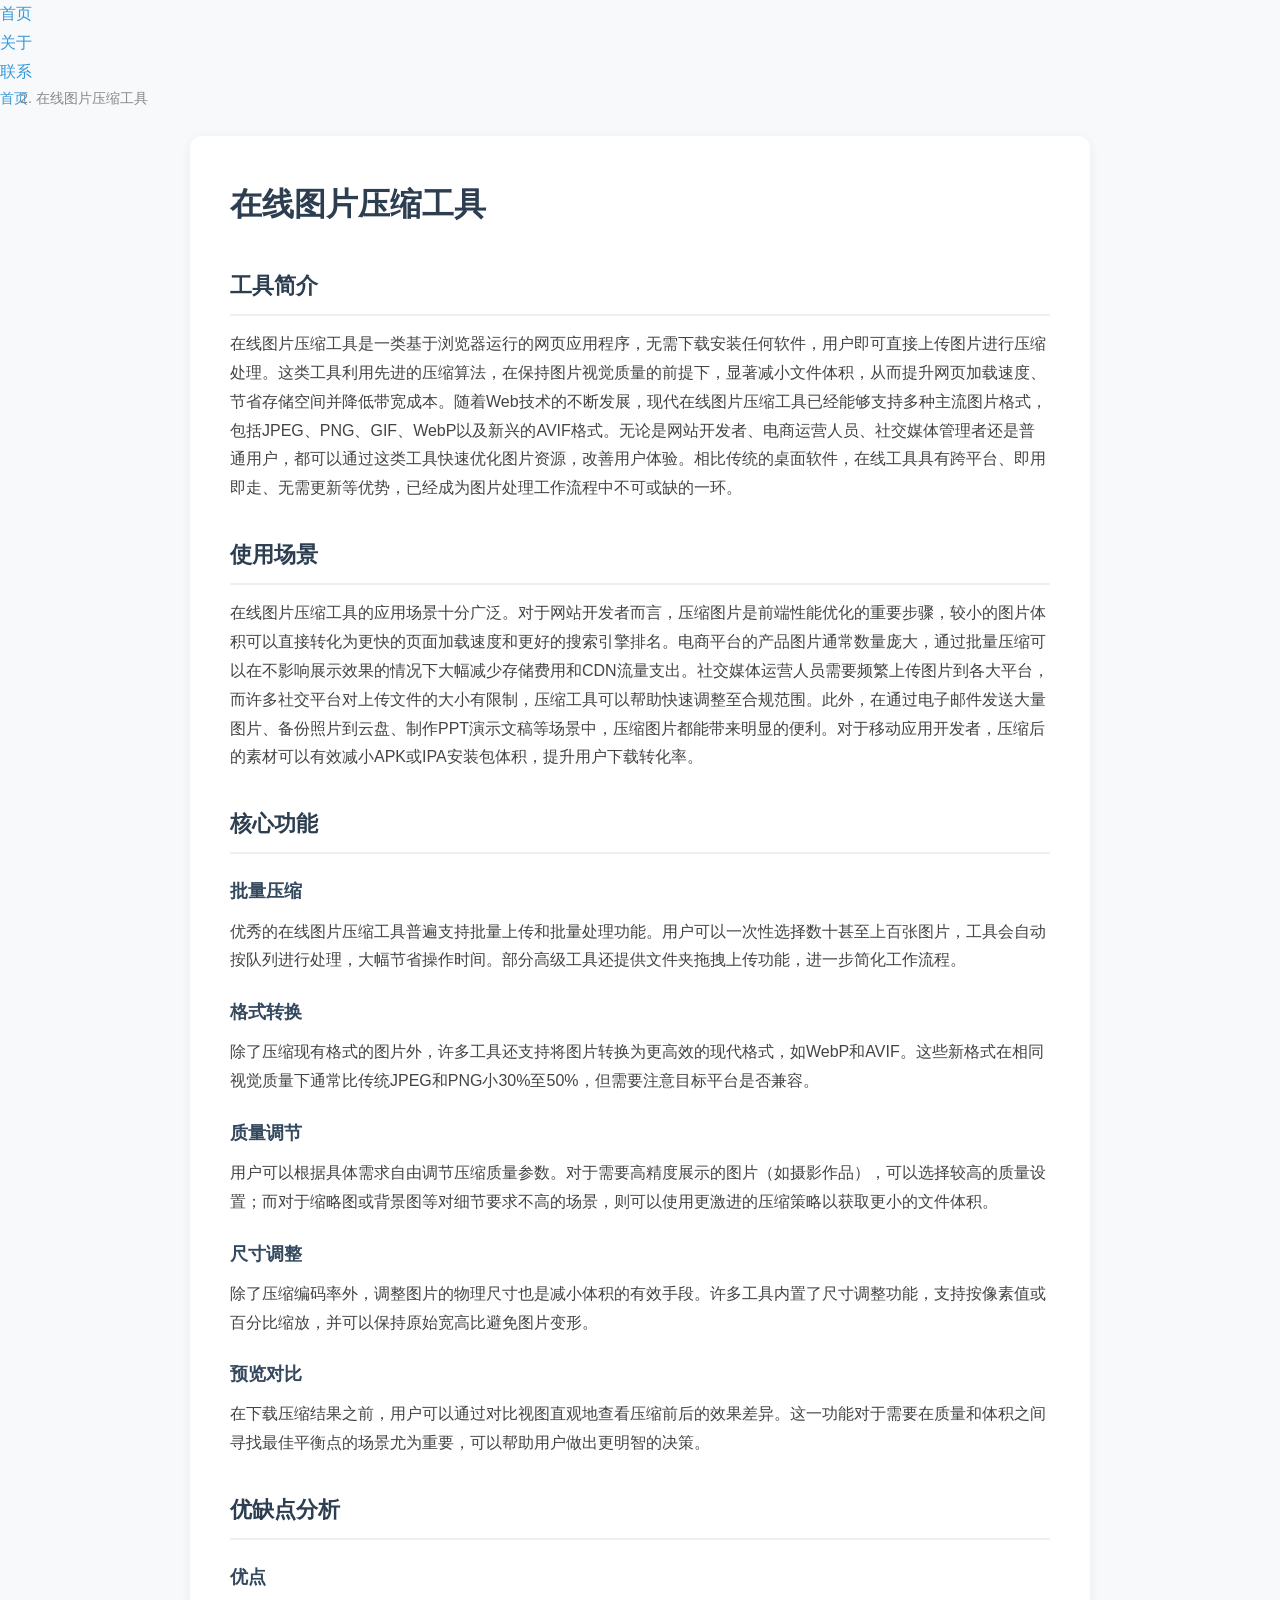
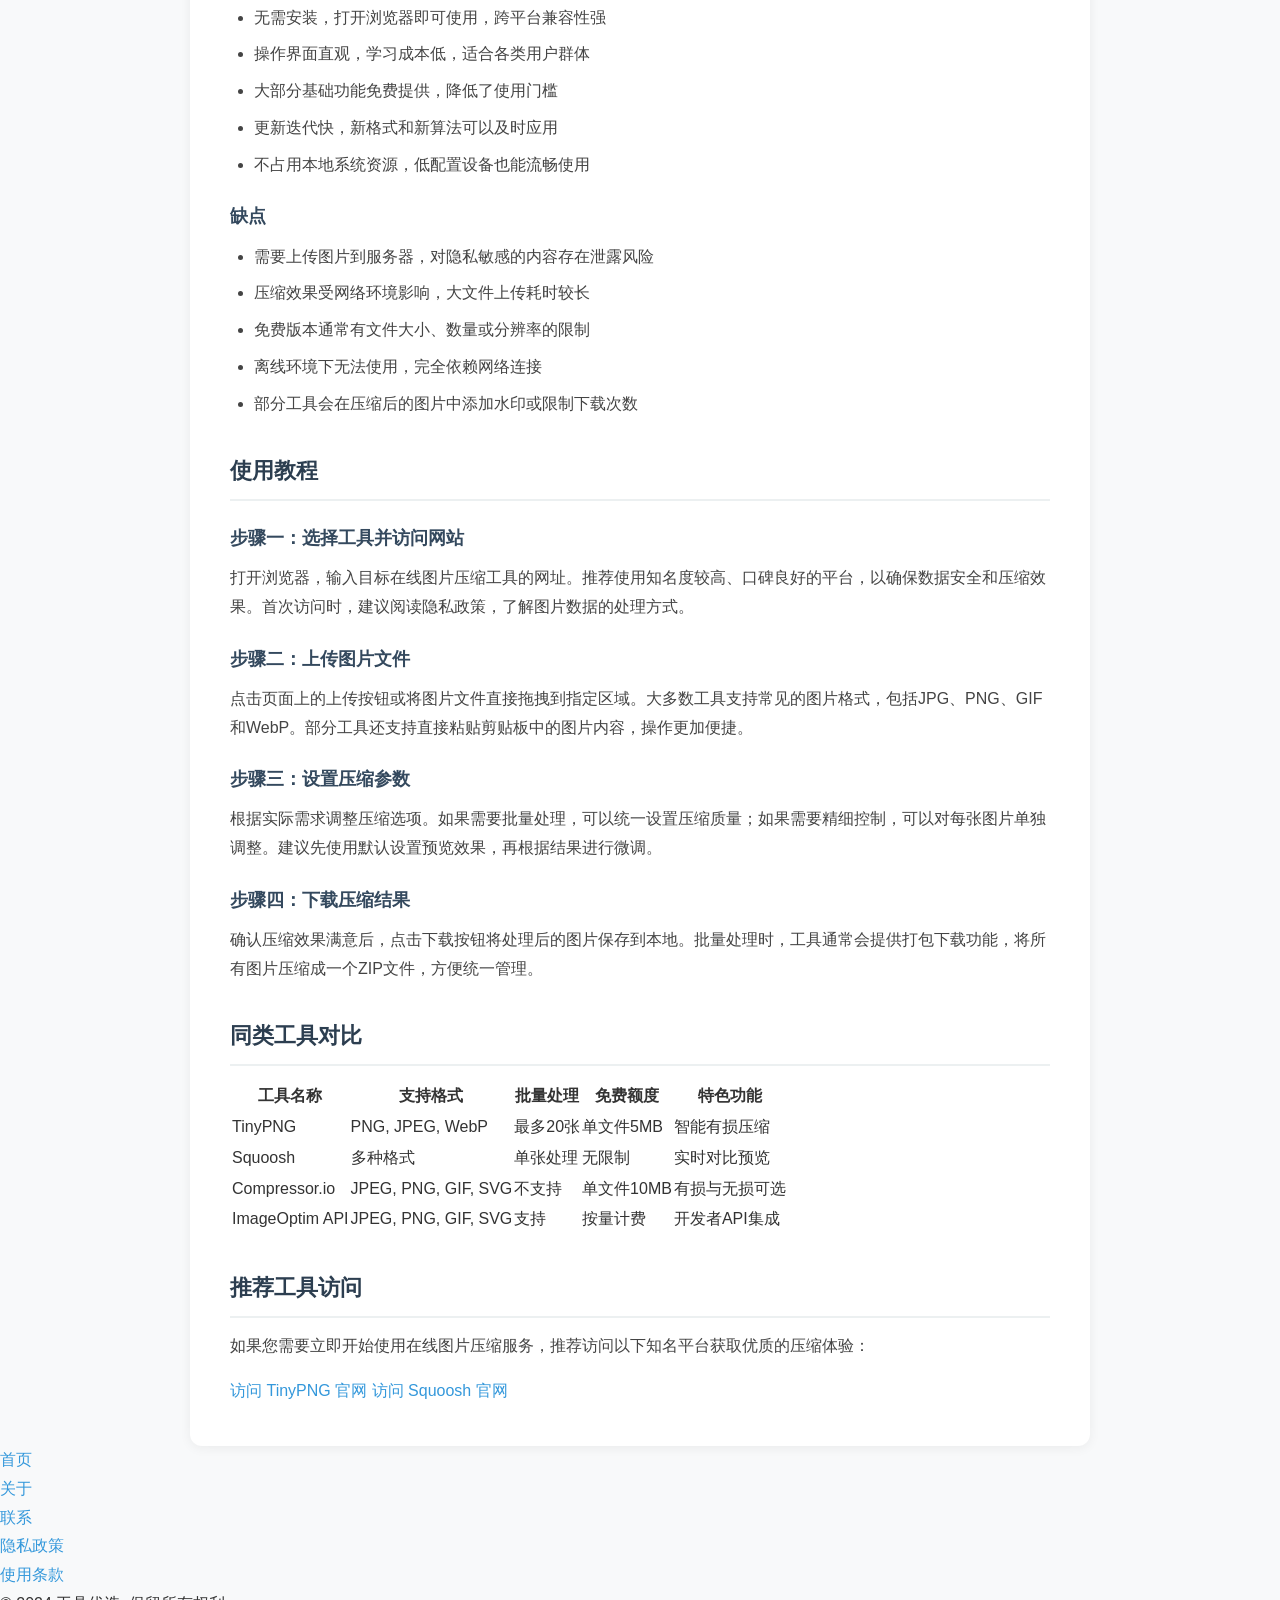
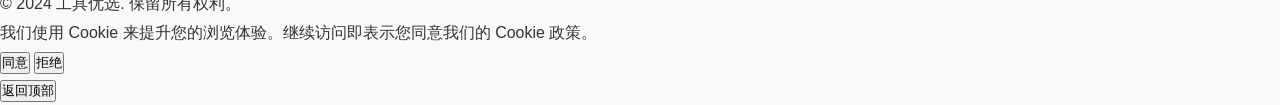
<file: tools/tool-1.html>
<!DOCTYPE html>
<html lang="zh-CN">
<head>
    <meta charset="UTF-8">
    <meta name="viewport" content="width=device-width, initial-scale=1.0">
    <title>在线图片压缩工具推荐 | 工具优选</title>
    <meta name="description" content="详细介绍在线图片压缩工具的使用方法、优缺点及推荐">
    <link rel="stylesheet" href="../css/style.css">
</head>
<body>
    <header>
        <nav>
            <ul>
                <li><a href="../index.html">首页</a></li>
                <li><a href="../about.html">关于</a></li>
                <li><a href="../contact.html">联系</a></li>
            </ul>
        </nav>
    </header>

    <main>
        <nav aria-label="breadcrumb">
            <ol class="breadcrumb">
                <li><a href="../index.html">首页</a></li>
                <li aria-current="page">在线图片压缩工具</li>
            </ol>
        </nav>

        <article class="tool-detail">
            <h1>在线图片压缩工具</h1>

            <section>
                <h2>工具简介</h2>
                <p>在线图片压缩工具是一类基于浏览器运行的网页应用程序，无需下载安装任何软件，用户即可直接上传图片进行压缩处理。这类工具利用先进的压缩算法，在保持图片视觉质量的前提下，显著减小文件体积，从而提升网页加载速度、节省存储空间并降低带宽成本。随着Web技术的不断发展，现代在线图片压缩工具已经能够支持多种主流图片格式，包括JPEG、PNG、GIF、WebP以及新兴的AVIF格式。无论是网站开发者、电商运营人员、社交媒体管理者还是普通用户，都可以通过这类工具快速优化图片资源，改善用户体验。相比传统的桌面软件，在线工具具有跨平台、即用即走、无需更新等优势，已经成为图片处理工作流程中不可或缺的一环。</p>
            </section>

            <section>
                <h2>使用场景</h2>
                <p>在线图片压缩工具的应用场景十分广泛。对于网站开发者而言，压缩图片是前端性能优化的重要步骤，较小的图片体积可以直接转化为更快的页面加载速度和更好的搜索引擎排名。电商平台的产品图片通常数量庞大，通过批量压缩可以在不影响展示效果的情况下大幅减少存储费用和CDN流量支出。社交媒体运营人员需要频繁上传图片到各大平台，而许多社交平台对上传文件的大小有限制，压缩工具可以帮助快速调整至合规范围。此外，在通过电子邮件发送大量图片、备份照片到云盘、制作PPT演示文稿等场景中，压缩图片都能带来明显的便利。对于移动应用开发者，压缩后的素材可以有效减小APK或IPA安装包体积，提升用户下载转化率。</p>
            </section>

            <section>
                <h2>核心功能</h2>
                <h3>批量压缩</h3>
                <p>优秀的在线图片压缩工具普遍支持批量上传和批量处理功能。用户可以一次性选择数十甚至上百张图片，工具会自动按队列进行处理，大幅节省操作时间。部分高级工具还提供文件夹拖拽上传功能，进一步简化工作流程。</p>

                <h3>格式转换</h3>
                <p>除了压缩现有格式的图片外，许多工具还支持将图片转换为更高效的现代格式，如WebP和AVIF。这些新格式在相同视觉质量下通常比传统JPEG和PNG小30%至50%，但需要注意目标平台是否兼容。</p>

                <h3>质量调节</h3>
                <p>用户可以根据具体需求自由调节压缩质量参数。对于需要高精度展示的图片（如摄影作品），可以选择较高的质量设置；而对于缩略图或背景图等对细节要求不高的场景，则可以使用更激进的压缩策略以获取更小的文件体积。</p>

                <h3>尺寸调整</h3>
                <p>除了压缩编码率外，调整图片的物理尺寸也是减小体积的有效手段。许多工具内置了尺寸调整功能，支持按像素值或百分比缩放，并可以保持原始宽高比避免图片变形。</p>

                <h3>预览对比</h3>
                <p>在下载压缩结果之前，用户可以通过对比视图直观地查看压缩前后的效果差异。这一功能对于需要在质量和体积之间寻找最佳平衡点的场景尤为重要，可以帮助用户做出更明智的决策。</p>
            </section>

            <section>
                <h2>优缺点分析</h2>
                <h3>优点</h3>
                <ul>
                    <li>无需安装，打开浏览器即可使用，跨平台兼容性强</li>
                    <li>操作界面直观，学习成本低，适合各类用户群体</li>
                    <li>大部分基础功能免费提供，降低了使用门槛</li>
                    <li>更新迭代快，新格式和新算法可以及时应用</li>
                    <li>不占用本地系统资源，低配置设备也能流畅使用</li>
                </ul>
                <h3>缺点</h3>
                <ul>
                    <li>需要上传图片到服务器，对隐私敏感的内容存在泄露风险</li>
                    <li>压缩效果受网络环境影响，大文件上传耗时较长</li>
                    <li>免费版本通常有文件大小、数量或分辨率的限制</li>
                    <li>离线环境下无法使用，完全依赖网络连接</li>
                    <li>部分工具会在压缩后的图片中添加水印或限制下载次数</li>
                </ul>
            </section>

            <section>
                <h2>使用教程</h2>
                <h3>步骤一：选择工具并访问网站</h3>
                <p>打开浏览器，输入目标在线图片压缩工具的网址。推荐使用知名度较高、口碑良好的平台，以确保数据安全和压缩效果。首次访问时，建议阅读隐私政策，了解图片数据的处理方式。</p>

                <h3>步骤二：上传图片文件</h3>
                <p>点击页面上的上传按钮或将图片文件直接拖拽到指定区域。大多数工具支持常见的图片格式，包括JPG、PNG、GIF和WebP。部分工具还支持直接粘贴剪贴板中的图片内容，操作更加便捷。</p>

                <h3>步骤三：设置压缩参数</h3>
                <p>根据实际需求调整压缩选项。如果需要批量处理，可以统一设置压缩质量；如果需要精细控制，可以对每张图片单独调整。建议先使用默认设置预览效果，再根据结果进行微调。</p>

                <h3>步骤四：下载压缩结果</h3>
                <p>确认压缩效果满意后，点击下载按钮将处理后的图片保存到本地。批量处理时，工具通常会提供打包下载功能，将所有图片压缩成一个ZIP文件，方便统一管理。</p>
            </section>

            <section>
                <h2>同类工具对比</h2>
                <table>
                    <thead>
                        <tr>
                            <th>工具名称</th>
                            <th>支持格式</th>
                            <th>批量处理</th>
                            <th>免费额度</th>
                            <th>特色功能</th>
                        </tr>
                    </thead>
                    <tbody>
                        <tr>
                            <td>TinyPNG</td>
                            <td>PNG, JPEG, WebP</td>
                            <td>最多20张</td>
                            <td>单文件5MB</td>
                            <td>智能有损压缩</td>
                        </tr>
                        <tr>
                            <td>Squoosh</td>
                            <td>多种格式</td>
                            <td>单张处理</td>
                            <td>无限制</td>
                            <td>实时对比预览</td>
                        </tr>
                        <tr>
                            <td>Compressor.io</td>
                            <td>JPEG, PNG, GIF, SVG</td>
                            <td>不支持</td>
                            <td>单文件10MB</td>
                            <td>有损与无损可选</td>
                        </tr>
                        <tr>
                            <td>ImageOptim API</td>
                            <td>JPEG, PNG, GIF, SVG</td>
                            <td>支持</td>
                            <td>按量计费</td>
                            <td>开发者API集成</td>
                        </tr>
                    </tbody>
                </table>
            </section>

            <section>
                <h2>推荐工具访问</h2>
                <p>如果您需要立即开始使用在线图片压缩服务，推荐访问以下知名平台获取优质的压缩体验：</p>
                <a href="https://tinypng.com" target="_blank" rel="noopener noreferrer" class="btn-external">访问 TinyPNG 官网</a>
                <a href="https://squoosh.app" target="_blank" rel="noopener noreferrer" class="btn-external">访问 Squoosh 官网</a>
            </section>
        </article>
    </main>

    <footer>
        <nav>
            <ul>
                <li><a href="../index.html">首页</a></li>
                <li><a href="../about.html">关于</a></li>
                <li><a href="../contact.html">联系</a></li>
                <li><a href="../privacy.html">隐私政策</a></li>
                <li><a href="../terms.html">使用条款</a></li>
            </ul>
        </nav>
        <p>&copy; 2024 工具优选. 保留所有权利。</p>
    </footer>

    <div id="cookie-banner" role="dialog" aria-label="Cookie 同意">
        <p>我们使用 Cookie 来提升您的浏览体验。继续访问即表示您同意我们的 Cookie 政策。</p>
        <button id="cookie-accept">同意</button>
        <button id="cookie-decline">拒绝</button>
    </div>

    <button id="back-to-top" aria-label="返回顶部">返回顶部</button>

    <script src="../js/cookie-consent.js"></script>
</body>
</html>
</file>
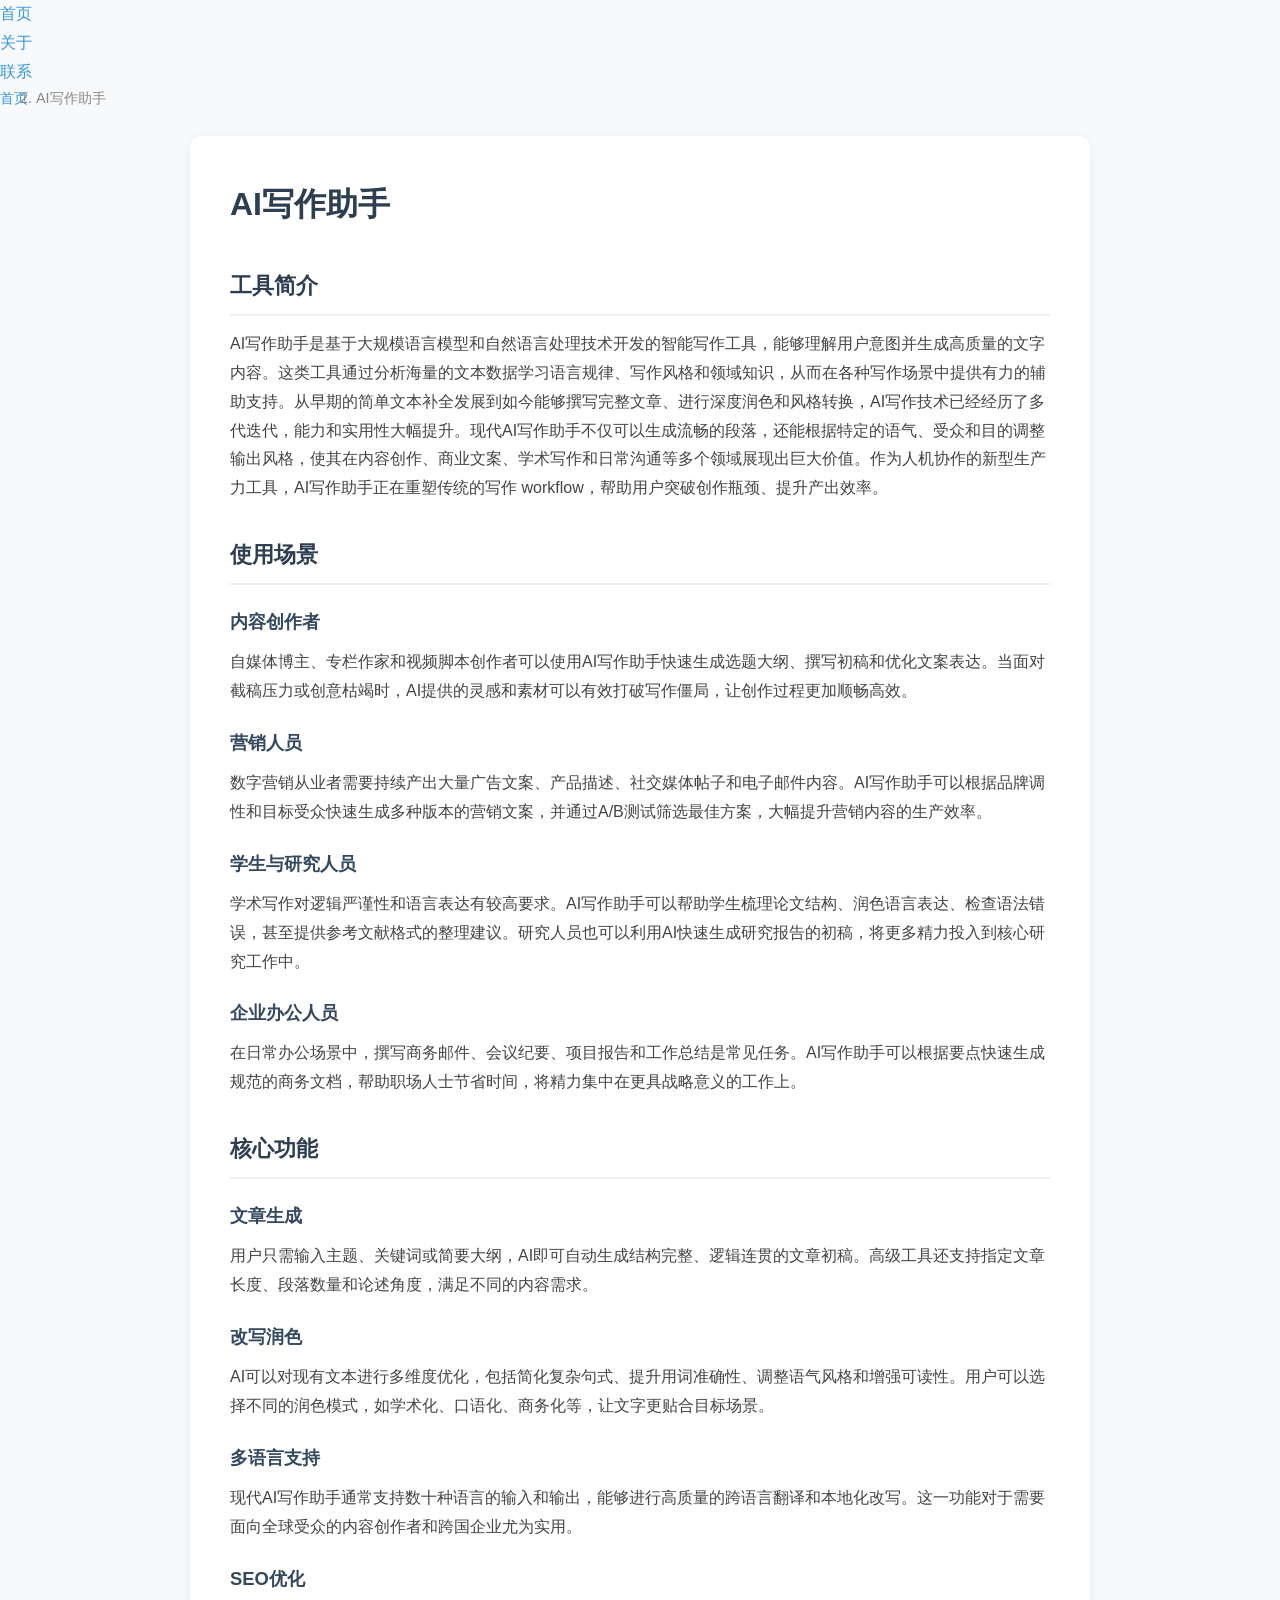
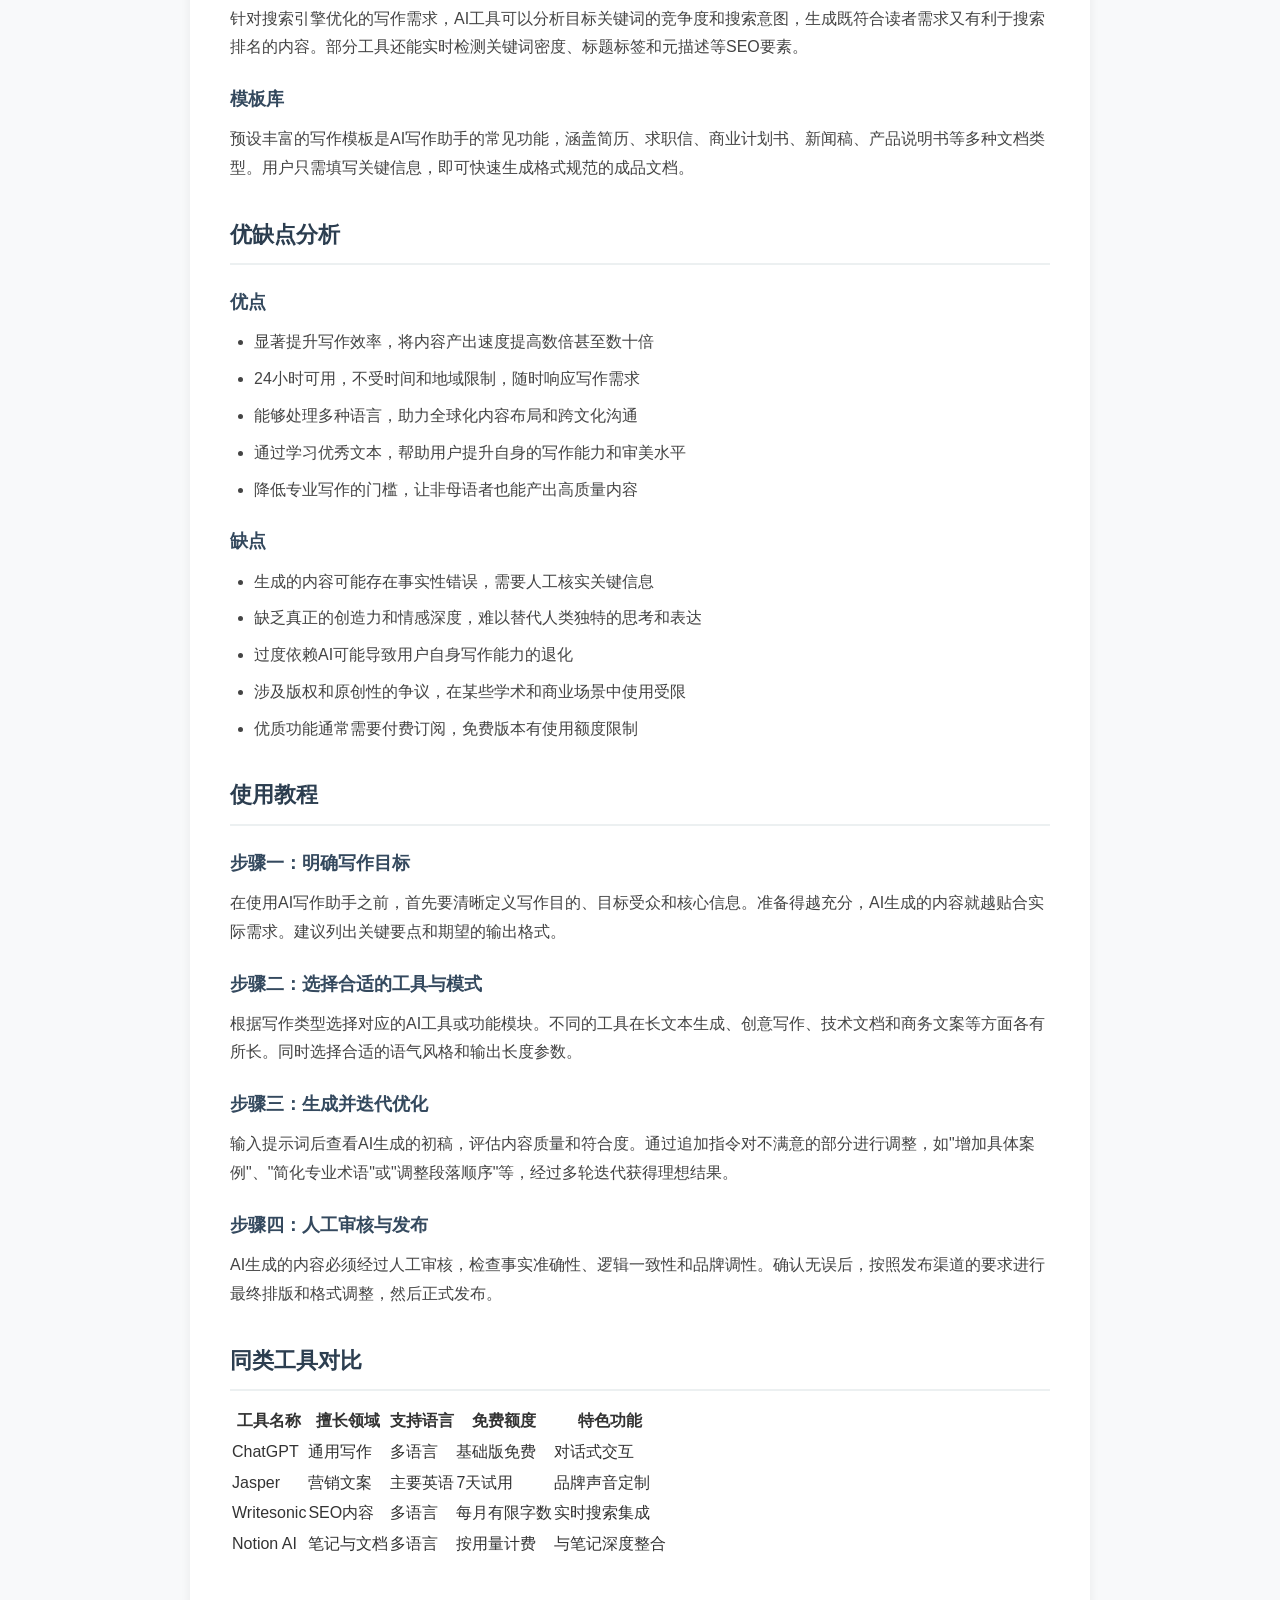
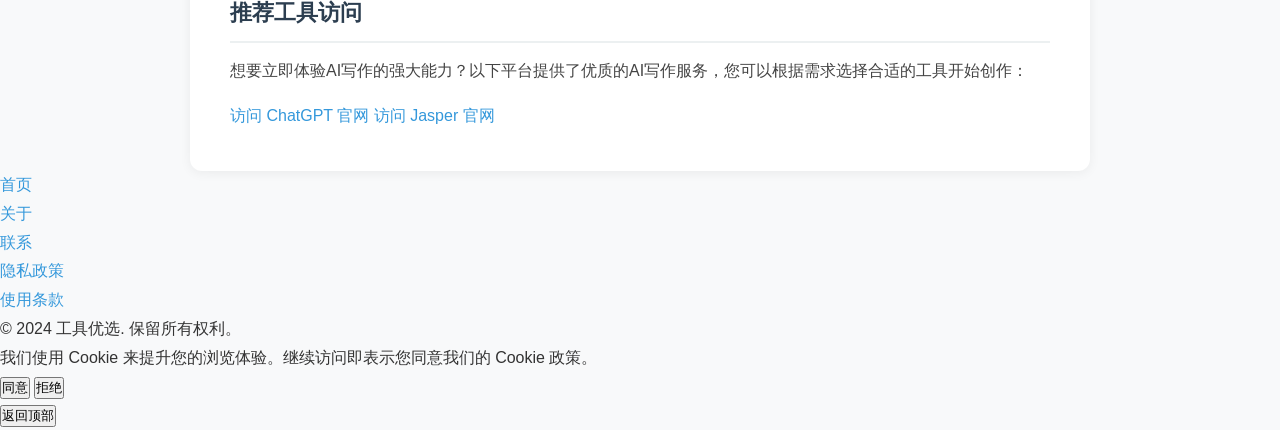
<file: tools/tool-2.html>
<!DOCTYPE html>
<html lang="zh-CN">
<head>
    <meta charset="UTF-8">
    <meta name="viewport" content="width=device-width, initial-scale=1.0">
    <title>AI写作助手推荐 | 工具优选</title>
    <meta name="description" content="全面评测AI写作助手的功能特点、适用人群和使用技巧">
    <link rel="stylesheet" href="../css/style.css">
</head>
<body>
    <header>
        <nav>
            <ul>
                <li><a href="../index.html">首页</a></li>
                <li><a href="../about.html">关于</a></li>
                <li><a href="../contact.html">联系</a></li>
            </ul>
        </nav>
    </header>

    <main>
        <nav aria-label="breadcrumb">
            <ol class="breadcrumb">
                <li><a href="../index.html">首页</a></li>
                <li aria-current="page">AI写作助手</li>
            </ol>
        </nav>

        <article class="tool-detail">
            <h1>AI写作助手</h1>

            <section>
                <h2>工具简介</h2>
                <p>AI写作助手是基于大规模语言模型和自然语言处理技术开发的智能写作工具，能够理解用户意图并生成高质量的文字内容。这类工具通过分析海量的文本数据学习语言规律、写作风格和领域知识，从而在各种写作场景中提供有力的辅助支持。从早期的简单文本补全发展到如今能够撰写完整文章、进行深度润色和风格转换，AI写作技术已经经历了多代迭代，能力和实用性大幅提升。现代AI写作助手不仅可以生成流畅的段落，还能根据特定的语气、受众和目的调整输出风格，使其在内容创作、商业文案、学术写作和日常沟通等多个领域展现出巨大价值。作为人机协作的新型生产力工具，AI写作助手正在重塑传统的写作 workflow，帮助用户突破创作瓶颈、提升产出效率。</p>
            </section>

            <section>
                <h2>使用场景</h2>
                <h3>内容创作者</h3>
                <p>自媒体博主、专栏作家和视频脚本创作者可以使用AI写作助手快速生成选题大纲、撰写初稿和优化文案表达。当面对截稿压力或创意枯竭时，AI提供的灵感和素材可以有效打破写作僵局，让创作过程更加顺畅高效。</p>

                <h3>营销人员</h3>
                <p>数字营销从业者需要持续产出大量广告文案、产品描述、社交媒体帖子和电子邮件内容。AI写作助手可以根据品牌调性和目标受众快速生成多种版本的营销文案，并通过A/B测试筛选最佳方案，大幅提升营销内容的生产效率。</p>

                <h3>学生与研究人员</h3>
                <p>学术写作对逻辑严谨性和语言表达有较高要求。AI写作助手可以帮助学生梳理论文结构、润色语言表达、检查语法错误，甚至提供参考文献格式的整理建议。研究人员也可以利用AI快速生成研究报告的初稿，将更多精力投入到核心研究工作中。</p>

                <h3>企业办公人员</h3>
                <p>在日常办公场景中，撰写商务邮件、会议纪要、项目报告和工作总结是常见任务。AI写作助手可以根据要点快速生成规范的商务文档，帮助职场人士节省时间，将精力集中在更具战略意义的工作上。</p>
            </section>

            <section>
                <h2>核心功能</h2>
                <h3>文章生成</h3>
                <p>用户只需输入主题、关键词或简要大纲，AI即可自动生成结构完整、逻辑连贯的文章初稿。高级工具还支持指定文章长度、段落数量和论述角度，满足不同的内容需求。</p>

                <h3>改写润色</h3>
                <p>AI可以对现有文本进行多维度优化，包括简化复杂句式、提升用词准确性、调整语气风格和增强可读性。用户可以选择不同的润色模式，如学术化、口语化、商务化等，让文字更贴合目标场景。</p>

                <h3>多语言支持</h3>
                <p>现代AI写作助手通常支持数十种语言的输入和输出，能够进行高质量的跨语言翻译和本地化改写。这一功能对于需要面向全球受众的内容创作者和跨国企业尤为实用。</p>

                <h3>SEO优化</h3>
                <p>针对搜索引擎优化的写作需求，AI工具可以分析目标关键词的竞争度和搜索意图，生成既符合读者需求又有利于搜索排名的内容。部分工具还能实时检测关键词密度、标题标签和元描述等SEO要素。</p>

                <h3>模板库</h3>
                <p>预设丰富的写作模板是AI写作助手的常见功能，涵盖简历、求职信、商业计划书、新闻稿、产品说明书等多种文档类型。用户只需填写关键信息，即可快速生成格式规范的成品文档。</p>
            </section>

            <section>
                <h2>优缺点分析</h2>
                <h3>优点</h3>
                <ul>
                    <li>显著提升写作效率，将内容产出速度提高数倍甚至数十倍</li>
                    <li>24小时可用，不受时间和地域限制，随时响应写作需求</li>
                    <li>能够处理多种语言，助力全球化内容布局和跨文化沟通</li>
                    <li>通过学习优秀文本，帮助用户提升自身的写作能力和审美水平</li>
                    <li>降低专业写作的门槛，让非母语者也能产出高质量内容</li>
                </ul>
                <h3>缺点</h3>
                <ul>
                    <li>生成的内容可能存在事实性错误，需要人工核实关键信息</li>
                    <li>缺乏真正的创造力和情感深度，难以替代人类独特的思考和表达</li>
                    <li>过度依赖AI可能导致用户自身写作能力的退化</li>
                    <li>涉及版权和原创性的争议，在某些学术和商业场景中使用受限</li>
                    <li>优质功能通常需要付费订阅，免费版本有使用额度限制</li>
                </ul>
            </section>

            <section>
                <h2>使用教程</h2>
                <h3>步骤一：明确写作目标</h3>
                <p>在使用AI写作助手之前，首先要清晰定义写作目的、目标受众和核心信息。准备得越充分，AI生成的内容就越贴合实际需求。建议列出关键要点和期望的输出格式。</p>

                <h3>步骤二：选择合适的工具与模式</h3>
                <p>根据写作类型选择对应的AI工具或功能模块。不同的工具在长文本生成、创意写作、技术文档和商务文案等方面各有所长。同时选择合适的语气风格和输出长度参数。</p>

                <h3>步骤三：生成并迭代优化</h3>
                <p>输入提示词后查看AI生成的初稿，评估内容质量和符合度。通过追加指令对不满意的部分进行调整，如"增加具体案例"、"简化专业术语"或"调整段落顺序"等，经过多轮迭代获得理想结果。</p>

                <h3>步骤四：人工审核与发布</h3>
                <p>AI生成的内容必须经过人工审核，检查事实准确性、逻辑一致性和品牌调性。确认无误后，按照发布渠道的要求进行最终排版和格式调整，然后正式发布。</p>
            </section>

            <section>
                <h2>同类工具对比</h2>
                <table>
                    <thead>
                        <tr>
                            <th>工具名称</th>
                            <th>擅长领域</th>
                            <th>支持语言</th>
                            <th>免费额度</th>
                            <th>特色功能</th>
                        </tr>
                    </thead>
                    <tbody>
                        <tr>
                            <td>ChatGPT</td>
                            <td>通用写作</td>
                            <td>多语言</td>
                            <td>基础版免费</td>
                            <td>对话式交互</td>
                        </tr>
                        <tr>
                            <td>Jasper</td>
                            <td>营销文案</td>
                            <td>主要英语</td>
                            <td>7天试用</td>
                            <td>品牌声音定制</td>
                        </tr>
                        <tr>
                            <td>Writesonic</td>
                            <td>SEO内容</td>
                            <td>多语言</td>
                            <td>每月有限字数</td>
                            <td>实时搜索集成</td>
                        </tr>
                        <tr>
                            <td>Notion AI</td>
                            <td>笔记与文档</td>
                            <td>多语言</td>
                            <td>按用量计费</td>
                            <td>与笔记深度整合</td>
                        </tr>
                    </tbody>
                </table>
            </section>

            <section>
                <h2>推荐工具访问</h2>
                <p>想要立即体验AI写作的强大能力？以下平台提供了优质的AI写作服务，您可以根据需求选择合适的工具开始创作：</p>
                <a href="https://chat.openai.com" target="_blank" rel="noopener noreferrer" class="btn-external">访问 ChatGPT 官网</a>
                <a href="https://www.jasper.ai" target="_blank" rel="noopener noreferrer" class="btn-external">访问 Jasper 官网</a>
            </section>
        </article>
    </main>

    <footer>
        <nav>
            <ul>
                <li><a href="../index.html">首页</a></li>
                <li><a href="../about.html">关于</a></li>
                <li><a href="../contact.html">联系</a></li>
                <li><a href="../privacy.html">隐私政策</a></li>
                <li><a href="../terms.html">使用条款</a></li>
            </ul>
        </nav>
        <p>&copy; 2024 工具优选. 保留所有权利。</p>
    </footer>

    <div id="cookie-banner" role="dialog" aria-label="Cookie 同意">
        <p>我们使用 Cookie 来提升您的浏览体验。继续访问即表示您同意我们的 Cookie 政策。</p>
        <button id="cookie-accept">同意</button>
        <button id="cookie-decline">拒绝</button>
    </div>

    <button id="back-to-top" aria-label="返回顶部">返回顶部</button>

    <script src="../js/cookie-consent.js"></script>
</body>
</html>
</file>
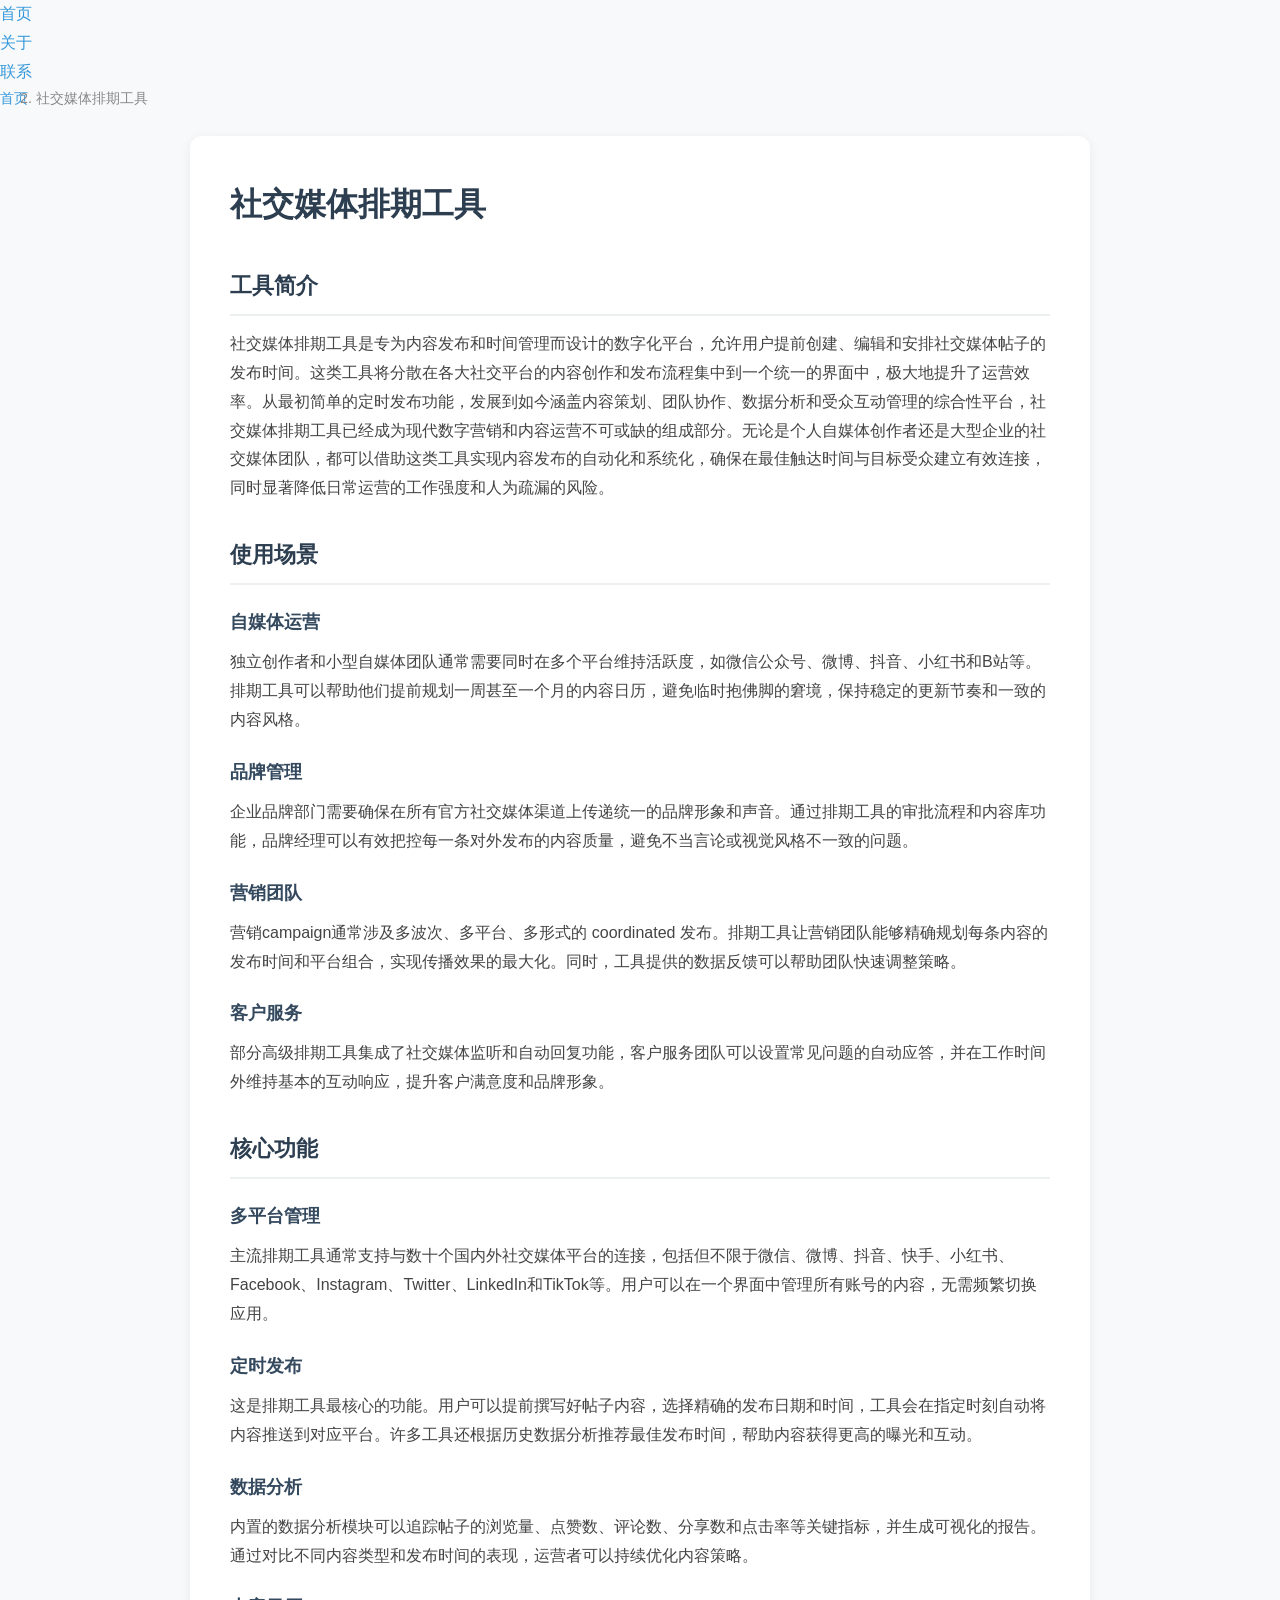
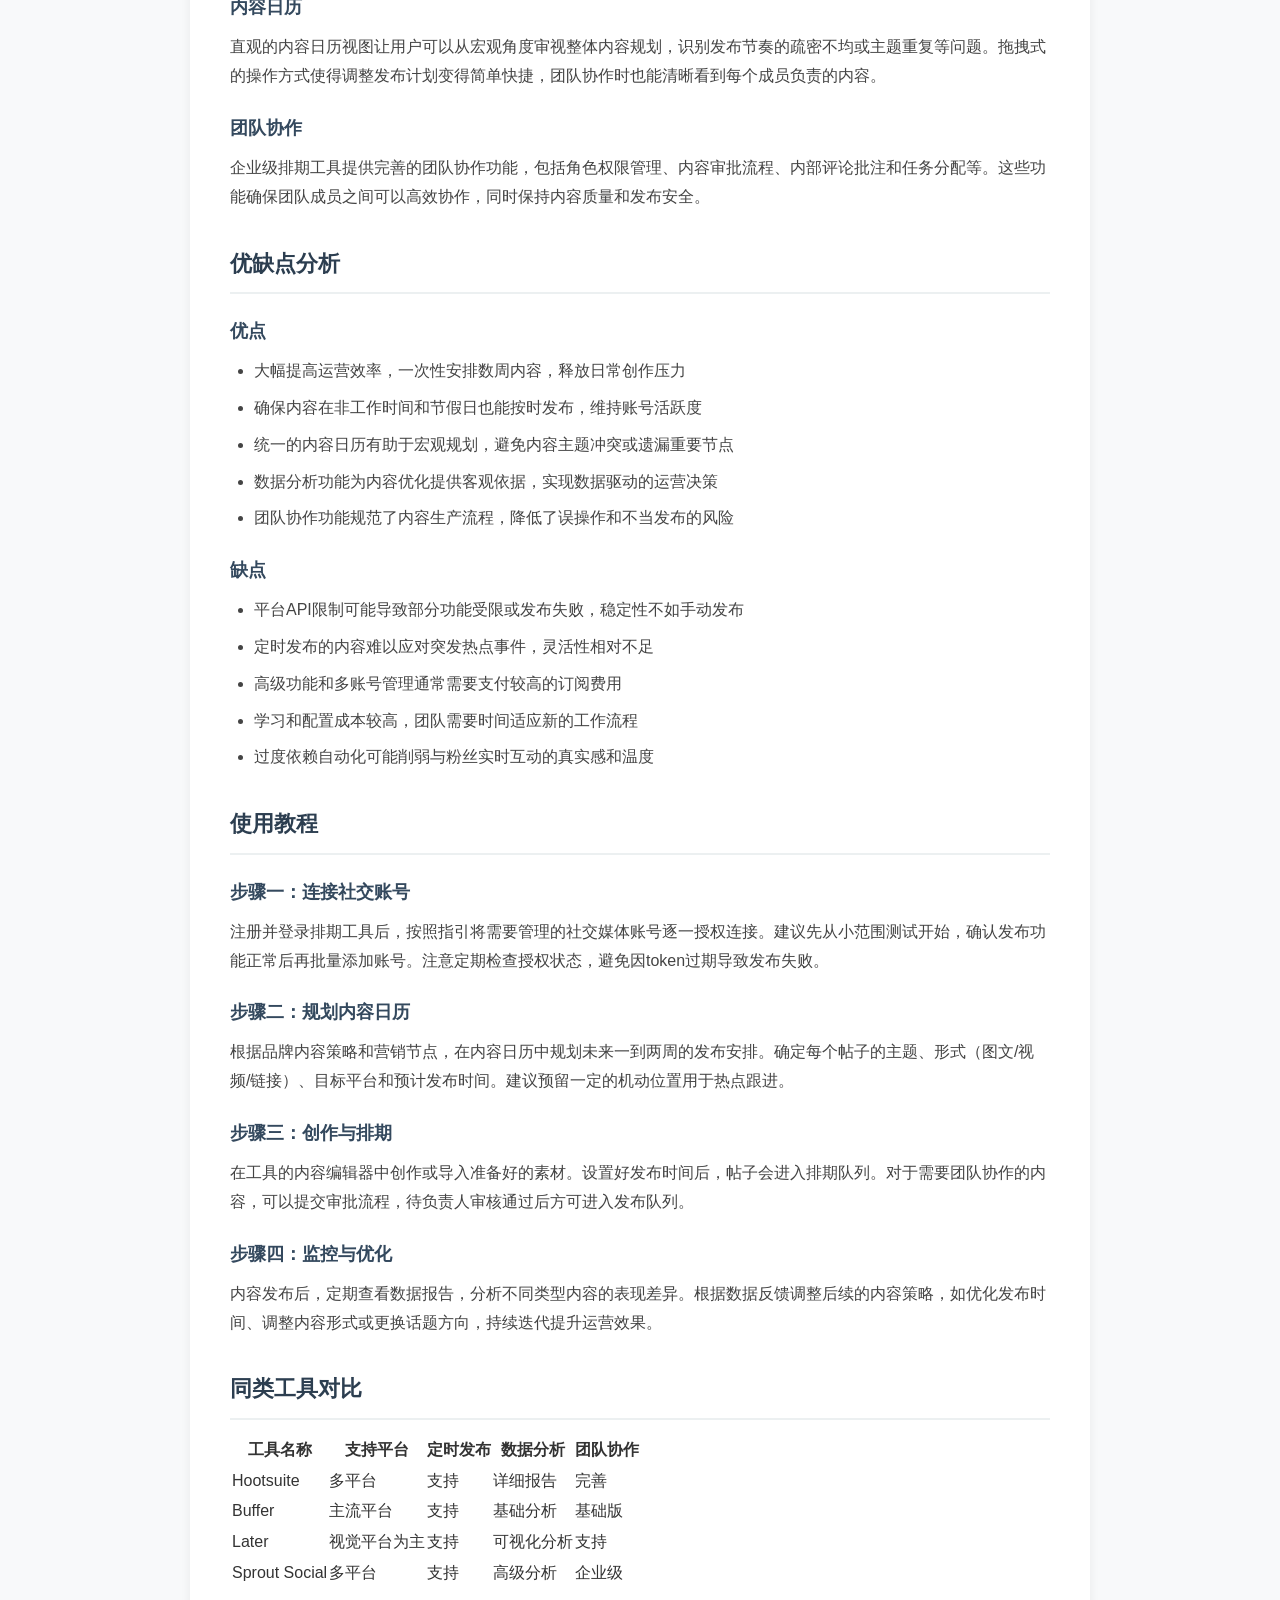
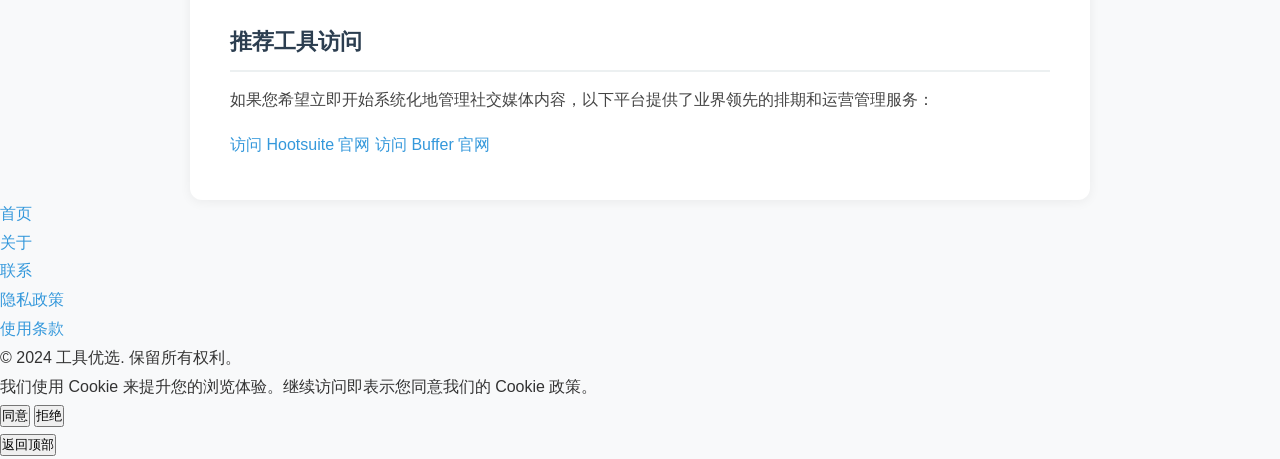
<file: tools/tool-3.html>
<!DOCTYPE html>
<html lang="zh-CN">
<head>
    <meta charset="UTF-8">
    <meta name="viewport" content="width=device-width, initial-scale=1.0">
    <title>社交媒体排期工具推荐 | 工具优选</title>
    <meta name="description" content="评测社交媒体排期工具，帮助您高效管理多平台内容发布">
    <link rel="stylesheet" href="../css/style.css">
</head>
<body>
    <header>
        <nav>
            <ul>
                <li><a href="../index.html">首页</a></li>
                <li><a href="../about.html">关于</a></li>
                <li><a href="../contact.html">联系</a></li>
            </ul>
        </nav>
    </header>

    <main>
        <nav aria-label="breadcrumb">
            <ol class="breadcrumb">
                <li><a href="../index.html">首页</a></li>
                <li aria-current="page">社交媒体排期工具</li>
            </ol>
        </nav>

        <article class="tool-detail">
            <h1>社交媒体排期工具</h1>

            <section>
                <h2>工具简介</h2>
                <p>社交媒体排期工具是专为内容发布和时间管理而设计的数字化平台，允许用户提前创建、编辑和安排社交媒体帖子的发布时间。这类工具将分散在各大社交平台的内容创作和发布流程集中到一个统一的界面中，极大地提升了运营效率。从最初简单的定时发布功能，发展到如今涵盖内容策划、团队协作、数据分析和受众互动管理的综合性平台，社交媒体排期工具已经成为现代数字营销和内容运营不可或缺的组成部分。无论是个人自媒体创作者还是大型企业的社交媒体团队，都可以借助这类工具实现内容发布的自动化和系统化，确保在最佳触达时间与目标受众建立有效连接，同时显著降低日常运营的工作强度和人为疏漏的风险。</p>
            </section>

            <section>
                <h2>使用场景</h2>
                <h3>自媒体运营</h3>
                <p>独立创作者和小型自媒体团队通常需要同时在多个平台维持活跃度，如微信公众号、微博、抖音、小红书和B站等。排期工具可以帮助他们提前规划一周甚至一个月的内容日历，避免临时抱佛脚的窘境，保持稳定的更新节奏和一致的内容风格。</p>

                <h3>品牌管理</h3>
                <p>企业品牌部门需要确保在所有官方社交媒体渠道上传递统一的品牌形象和声音。通过排期工具的审批流程和内容库功能，品牌经理可以有效把控每一条对外发布的内容质量，避免不当言论或视觉风格不一致的问题。</p>

                <h3>营销团队</h3>
                <p>营销campaign通常涉及多波次、多平台、多形式的 coordinated 发布。排期工具让营销团队能够精确规划每条内容的发布时间和平台组合，实现传播效果的最大化。同时，工具提供的数据反馈可以帮助团队快速调整策略。</p>

                <h3>客户服务</h3>
                <p>部分高级排期工具集成了社交媒体监听和自动回复功能，客户服务团队可以设置常见问题的自动应答，并在工作时间外维持基本的互动响应，提升客户满意度和品牌形象。</p>
            </section>

            <section>
                <h2>核心功能</h2>
                <h3>多平台管理</h3>
                <p>主流排期工具通常支持与数十个国内外社交媒体平台的连接，包括但不限于微信、微博、抖音、快手、小红书、Facebook、Instagram、Twitter、LinkedIn和TikTok等。用户可以在一个界面中管理所有账号的内容，无需频繁切换应用。</p>

                <h3>定时发布</h3>
                <p>这是排期工具最核心的功能。用户可以提前撰写好帖子内容，选择精确的发布日期和时间，工具会在指定时刻自动将内容推送到对应平台。许多工具还根据历史数据分析推荐最佳发布时间，帮助内容获得更高的曝光和互动。</p>

                <h3>数据分析</h3>
                <p>内置的数据分析模块可以追踪帖子的浏览量、点赞数、评论数、分享数和点击率等关键指标，并生成可视化的报告。通过对比不同内容类型和发布时间的表现，运营者可以持续优化内容策略。</p>

                <h3>内容日历</h3>
                <p>直观的内容日历视图让用户可以从宏观角度审视整体内容规划，识别发布节奏的疏密不均或主题重复等问题。拖拽式的操作方式使得调整发布计划变得简单快捷，团队协作时也能清晰看到每个成员负责的内容。</p>

                <h3>团队协作</h3>
                <p>企业级排期工具提供完善的团队协作功能，包括角色权限管理、内容审批流程、内部评论批注和任务分配等。这些功能确保团队成员之间可以高效协作，同时保持内容质量和发布安全。</p>
            </section>

            <section>
                <h2>优缺点分析</h2>
                <h3>优点</h3>
                <ul>
                    <li>大幅提高运营效率，一次性安排数周内容，释放日常创作压力</li>
                    <li>确保内容在非工作时间和节假日也能按时发布，维持账号活跃度</li>
                    <li>统一的内容日历有助于宏观规划，避免内容主题冲突或遗漏重要节点</li>
                    <li>数据分析功能为内容优化提供客观依据，实现数据驱动的运营决策</li>
                    <li>团队协作功能规范了内容生产流程，降低了误操作和不当发布的风险</li>
                </ul>
                <h3>缺点</h3>
                <ul>
                    <li>平台API限制可能导致部分功能受限或发布失败，稳定性不如手动发布</li>
                    <li>定时发布的内容难以应对突发热点事件，灵活性相对不足</li>
                    <li>高级功能和多账号管理通常需要支付较高的订阅费用</li>
                    <li>学习和配置成本较高，团队需要时间适应新的工作流程</li>
                    <li>过度依赖自动化可能削弱与粉丝实时互动的真实感和温度</li>
                </ul>
            </section>

            <section>
                <h2>使用教程</h2>
                <h3>步骤一：连接社交账号</h3>
                <p>注册并登录排期工具后，按照指引将需要管理的社交媒体账号逐一授权连接。建议先从小范围测试开始，确认发布功能正常后再批量添加账号。注意定期检查授权状态，避免因token过期导致发布失败。</p>

                <h3>步骤二：规划内容日历</h3>
                <p>根据品牌内容策略和营销节点，在内容日历中规划未来一到两周的发布安排。确定每个帖子的主题、形式（图文/视频/链接）、目标平台和预计发布时间。建议预留一定的机动位置用于热点跟进。</p>

                <h3>步骤三：创作与排期</h3>
                <p>在工具的内容编辑器中创作或导入准备好的素材。设置好发布时间后，帖子会进入排期队列。对于需要团队协作的内容，可以提交审批流程，待负责人审核通过后方可进入发布队列。</p>

                <h3>步骤四：监控与优化</h3>
                <p>内容发布后，定期查看数据报告，分析不同类型内容的表现差异。根据数据反馈调整后续的内容策略，如优化发布时间、调整内容形式或更换话题方向，持续迭代提升运营效果。</p>
            </section>

            <section>
                <h2>同类工具对比</h2>
                <table>
                    <thead>
                        <tr>
                            <th>工具名称</th>
                            <th>支持平台</th>
                            <th>定时发布</th>
                            <th>数据分析</th>
                            <th>团队协作</th>
                        </tr>
                    </thead>
                    <tbody>
                        <tr>
                            <td>Hootsuite</td>
                            <td>多平台</td>
                            <td>支持</td>
                            <td>详细报告</td>
                            <td>完善</td>
                        </tr>
                        <tr>
                            <td>Buffer</td>
                            <td>主流平台</td>
                            <td>支持</td>
                            <td>基础分析</td>
                            <td>基础版</td>
                        </tr>
                        <tr>
                            <td>Later</td>
                            <td>视觉平台为主</td>
                            <td>支持</td>
                            <td>可视化分析</td>
                            <td>支持</td>
                        </tr>
                        <tr>
                            <td>Sprout Social</td>
                            <td>多平台</td>
                            <td>支持</td>
                            <td>高级分析</td>
                            <td>企业级</td>
                        </tr>
                    </tbody>
                </table>
            </section>

            <section>
                <h2>推荐工具访问</h2>
                <p>如果您希望立即开始系统化地管理社交媒体内容，以下平台提供了业界领先的排期和运营管理服务：</p>
                <a href="https://hootsuite.com" target="_blank" rel="noopener noreferrer" class="btn-external">访问 Hootsuite 官网</a>
                <a href="https://buffer.com" target="_blank" rel="noopener noreferrer" class="btn-external">访问 Buffer 官网</a>
            </section>
        </article>
    </main>

    <footer>
        <nav>
            <ul>
                <li><a href="../index.html">首页</a></li>
                <li><a href="../about.html">关于</a></li>
                <li><a href="../contact.html">联系</a></li>
                <li><a href="../privacy.html">隐私政策</a></li>
                <li><a href="../terms.html">使用条款</a></li>
            </ul>
        </nav>
        <p>&copy; 2024 工具优选. 保留所有权利。</p>
    </footer>

    <div id="cookie-banner" role="dialog" aria-label="Cookie 同意">
        <p>我们使用 Cookie 来提升您的浏览体验。继续访问即表示您同意我们的 Cookie 政策。</p>
        <button id="cookie-accept">同意</button>
        <button id="cookie-decline">拒绝</button>
    </div>

    <button id="back-to-top" aria-label="返回顶部">返回顶部</button>

    <script src="../js/cookie-consent.js"></script>
</body>
</html>
</file>
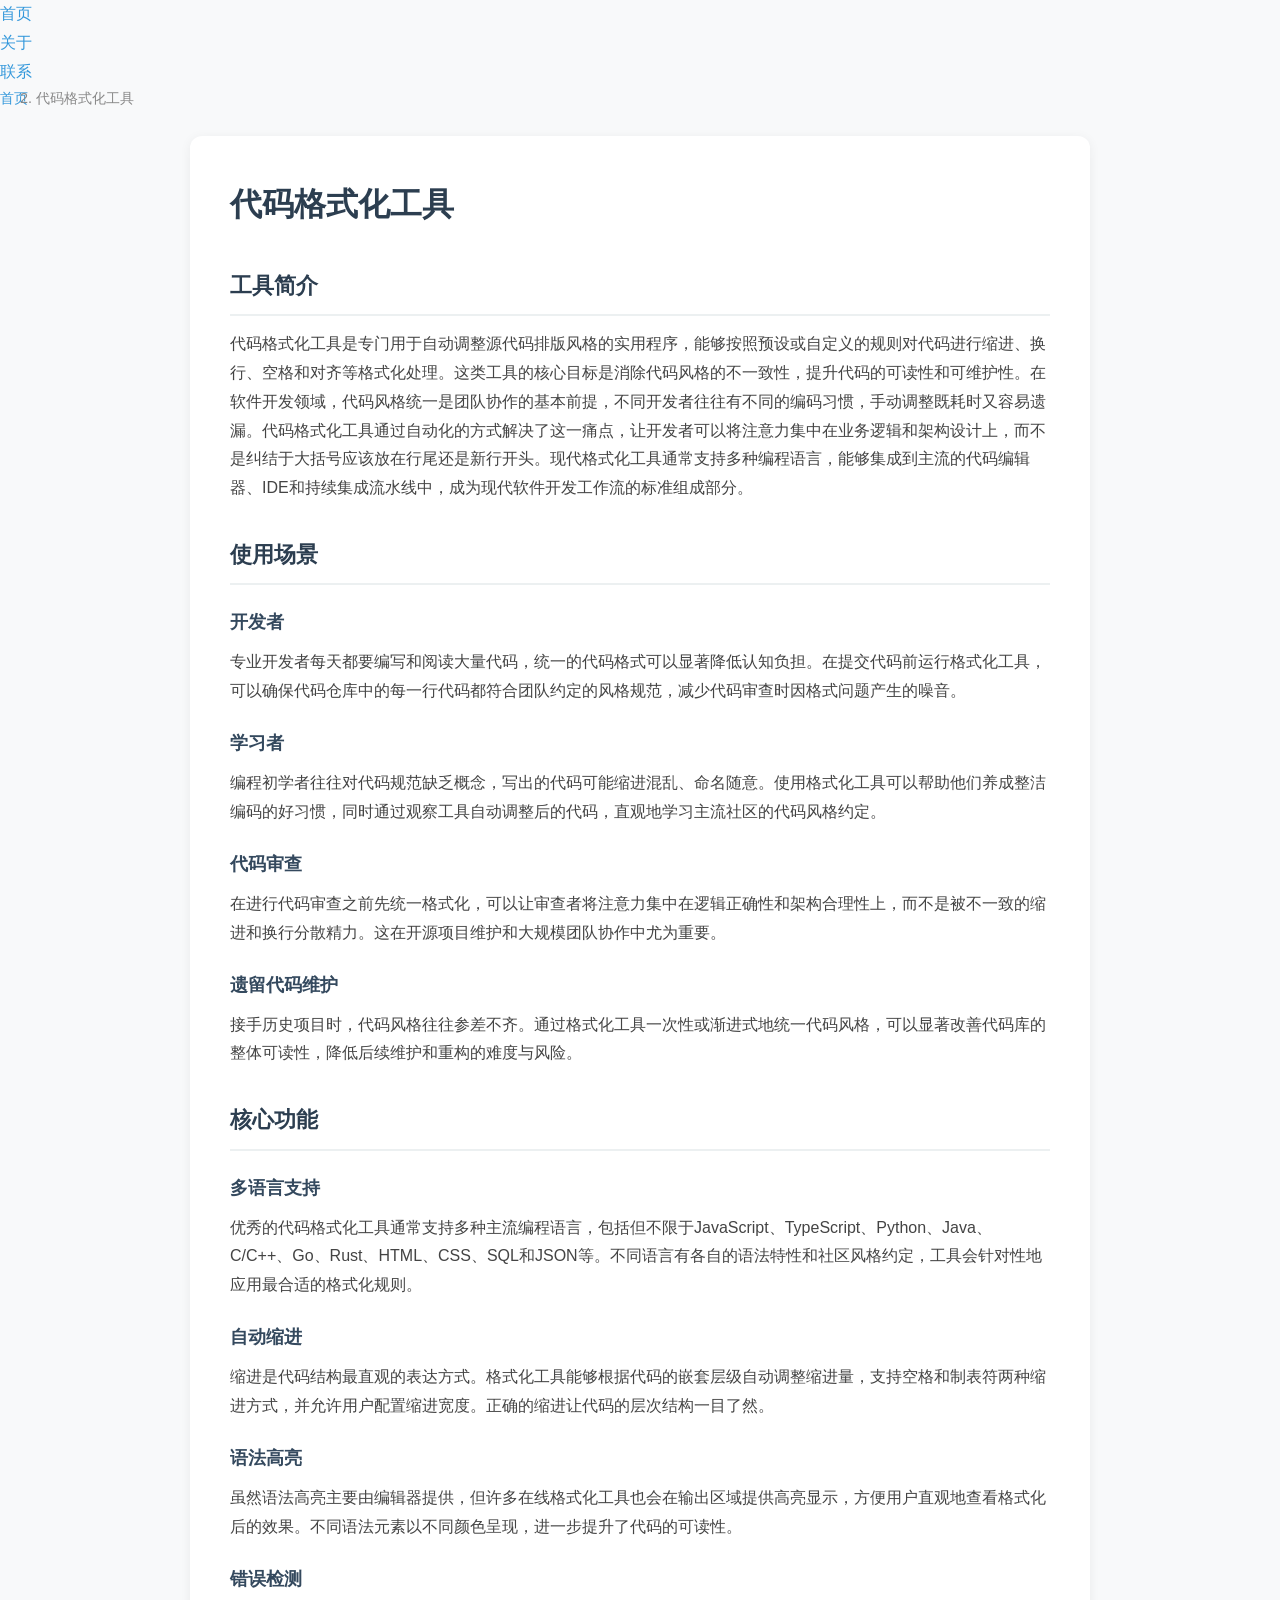
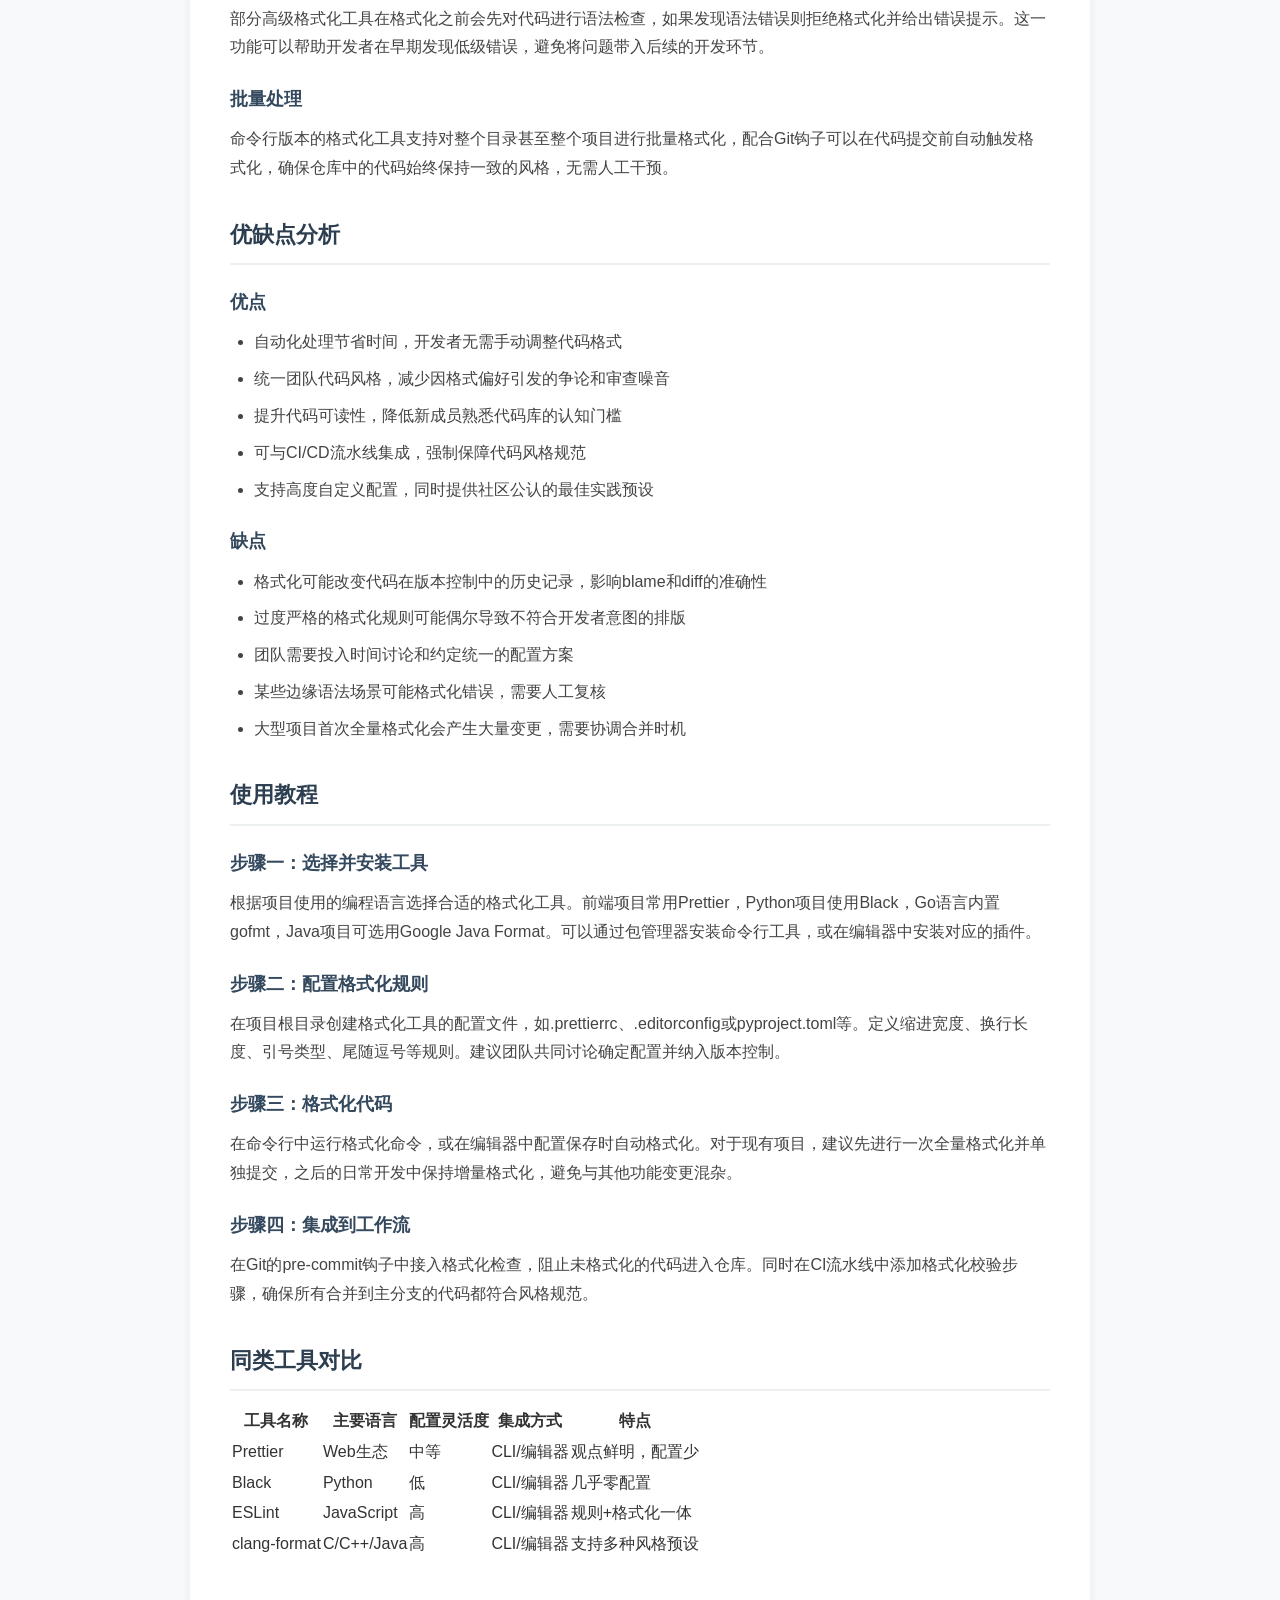
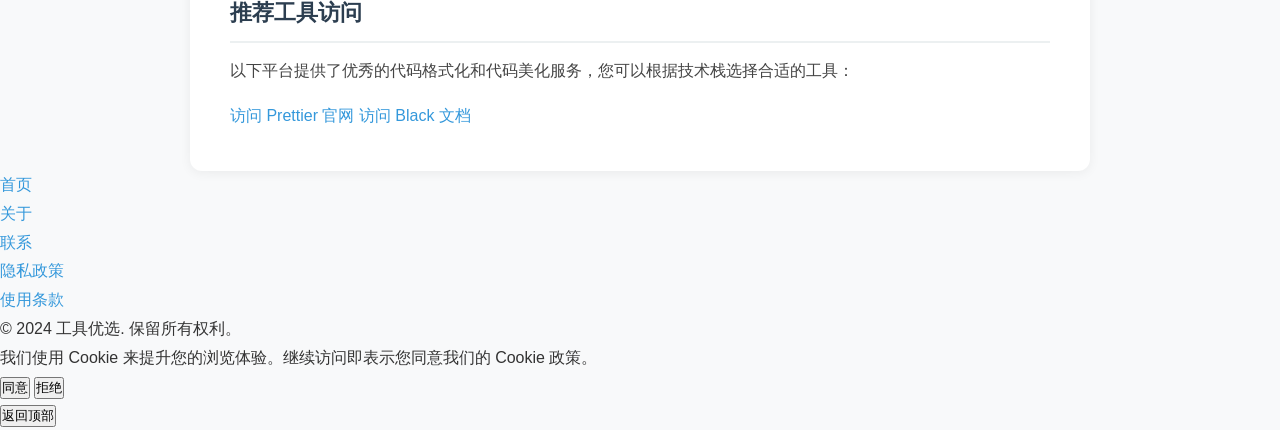
<file: tools/tool-4.html>
<!DOCTYPE html>
<html lang="zh-CN">
<head>
    <meta charset="UTF-8">
    <meta name="viewport" content="width=device-width, initial-scale=1.0">
    <title>代码格式化工具推荐 | 工具优选</title>
    <meta name="description" content="推荐实用的在线代码格式化工具，支持多种编程语言">
    <link rel="stylesheet" href="../css/style.css">
</head>
<body>
    <header>
        <nav>
            <ul>
                <li><a href="../index.html">首页</a></li>
                <li><a href="../about.html">关于</a></li>
                <li><a href="../contact.html">联系</a></li>
            </ul>
        </nav>
    </header>

    <main>
        <nav aria-label="breadcrumb">
            <ol class="breadcrumb">
                <li><a href="../index.html">首页</a></li>
                <li aria-current="page">代码格式化工具</li>
            </ol>
        </nav>

        <article class="tool-detail">
            <h1>代码格式化工具</h1>

            <section>
                <h2>工具简介</h2>
                <p>代码格式化工具是专门用于自动调整源代码排版风格的实用程序，能够按照预设或自定义的规则对代码进行缩进、换行、空格和对齐等格式化处理。这类工具的核心目标是消除代码风格的不一致性，提升代码的可读性和可维护性。在软件开发领域，代码风格统一是团队协作的基本前提，不同开发者往往有不同的编码习惯，手动调整既耗时又容易遗漏。代码格式化工具通过自动化的方式解决了这一痛点，让开发者可以将注意力集中在业务逻辑和架构设计上，而不是纠结于大括号应该放在行尾还是新行开头。现代格式化工具通常支持多种编程语言，能够集成到主流的代码编辑器、IDE和持续集成流水线中，成为现代软件开发工作流的标准组成部分。</p>
            </section>

            <section>
                <h2>使用场景</h2>
                <h3>开发者</h3>
                <p>专业开发者每天都要编写和阅读大量代码，统一的代码格式可以显著降低认知负担。在提交代码前运行格式化工具，可以确保代码仓库中的每一行代码都符合团队约定的风格规范，减少代码审查时因格式问题产生的噪音。</p>

                <h3>学习者</h3>
                <p>编程初学者往往对代码规范缺乏概念，写出的代码可能缩进混乱、命名随意。使用格式化工具可以帮助他们养成整洁编码的好习惯，同时通过观察工具自动调整后的代码，直观地学习主流社区的代码风格约定。</p>

                <h3>代码审查</h3>
                <p>在进行代码审查之前先统一格式化，可以让审查者将注意力集中在逻辑正确性和架构合理性上，而不是被不一致的缩进和换行分散精力。这在开源项目维护和大规模团队协作中尤为重要。</p>

                <h3>遗留代码维护</h3>
                <p>接手历史项目时，代码风格往往参差不齐。通过格式化工具一次性或渐进式地统一代码风格，可以显著改善代码库的整体可读性，降低后续维护和重构的难度与风险。</p>
            </section>

            <section>
                <h2>核心功能</h2>
                <h3>多语言支持</h3>
                <p>优秀的代码格式化工具通常支持多种主流编程语言，包括但不限于JavaScript、TypeScript、Python、Java、C/C++、Go、Rust、HTML、CSS、SQL和JSON等。不同语言有各自的语法特性和社区风格约定，工具会针对性地应用最合适的格式化规则。</p>

                <h3>自动缩进</h3>
                <p>缩进是代码结构最直观的表达方式。格式化工具能够根据代码的嵌套层级自动调整缩进量，支持空格和制表符两种缩进方式，并允许用户配置缩进宽度。正确的缩进让代码的层次结构一目了然。</p>

                <h3>语法高亮</h3>
                <p>虽然语法高亮主要由编辑器提供，但许多在线格式化工具也会在输出区域提供高亮显示，方便用户直观地查看格式化后的效果。不同语法元素以不同颜色呈现，进一步提升了代码的可读性。</p>

                <h3>错误检测</h3>
                <p>部分高级格式化工具在格式化之前会先对代码进行语法检查，如果发现语法错误则拒绝格式化并给出错误提示。这一功能可以帮助开发者在早期发现低级错误，避免将问题带入后续的开发环节。</p>

                <h3>批量处理</h3>
                <p>命令行版本的格式化工具支持对整个目录甚至整个项目进行批量格式化，配合Git钩子可以在代码提交前自动触发格式化，确保仓库中的代码始终保持一致的风格，无需人工干预。</p>
            </section>

            <section>
                <h2>优缺点分析</h2>
                <h3>优点</h3>
                <ul>
                    <li>自动化处理节省时间，开发者无需手动调整代码格式</li>
                    <li>统一团队代码风格，减少因格式偏好引发的争论和审查噪音</li>
                    <li>提升代码可读性，降低新成员熟悉代码库的认知门槛</li>
                    <li>可与CI/CD流水线集成，强制保障代码风格规范</li>
                    <li>支持高度自定义配置，同时提供社区公认的最佳实践预设</li>
                </ul>
                <h3>缺点</h3>
                <ul>
                    <li>格式化可能改变代码在版本控制中的历史记录，影响blame和diff的准确性</li>
                    <li>过度严格的格式化规则可能偶尔导致不符合开发者意图的排版</li>
                    <li>团队需要投入时间讨论和约定统一的配置方案</li>
                    <li>某些边缘语法场景可能格式化错误，需要人工复核</li>
                    <li>大型项目首次全量格式化会产生大量变更，需要协调合并时机</li>
                </ul>
            </section>

            <section>
                <h2>使用教程</h2>
                <h3>步骤一：选择并安装工具</h3>
                <p>根据项目使用的编程语言选择合适的格式化工具。前端项目常用Prettier，Python项目使用Black，Go语言内置gofmt，Java项目可选用Google Java Format。可以通过包管理器安装命令行工具，或在编辑器中安装对应的插件。</p>

                <h3>步骤二：配置格式化规则</h3>
                <p>在项目根目录创建格式化工具的配置文件，如.prettierrc、.editorconfig或pyproject.toml等。定义缩进宽度、换行长度、引号类型、尾随逗号等规则。建议团队共同讨论确定配置并纳入版本控制。</p>

                <h3>步骤三：格式化代码</h3>
                <p>在命令行中运行格式化命令，或在编辑器中配置保存时自动格式化。对于现有项目，建议先进行一次全量格式化并单独提交，之后的日常开发中保持增量格式化，避免与其他功能变更混杂。</p>

                <h3>步骤四：集成到工作流</h3>
                <p>在Git的pre-commit钩子中接入格式化检查，阻止未格式化的代码进入仓库。同时在CI流水线中添加格式化校验步骤，确保所有合并到主分支的代码都符合风格规范。</p>
            </section>

            <section>
                <h2>同类工具对比</h2>
                <table>
                    <thead>
                        <tr>
                            <th>工具名称</th>
                            <th>主要语言</th>
                            <th>配置灵活度</th>
                            <th>集成方式</th>
                            <th>特点</th>
                        </tr>
                    </thead>
                    <tbody>
                        <tr>
                            <td>Prettier</td>
                            <td>Web生态</td>
                            <td>中等</td>
                            <td>CLI/编辑器</td>
                            <td>观点鲜明，配置少</td>
                        </tr>
                        <tr>
                            <td>Black</td>
                            <td>Python</td>
                            <td>低</td>
                            <td>CLI/编辑器</td>
                            <td>几乎零配置</td>
                        </tr>
                        <tr>
                            <td>ESLint</td>
                            <td>JavaScript</td>
                            <td>高</td>
                            <td>CLI/编辑器</td>
                            <td>规则+格式化一体</td>
                        </tr>
                        <tr>
                            <td>clang-format</td>
                            <td>C/C++/Java</td>
                            <td>高</td>
                            <td>CLI/编辑器</td>
                            <td>支持多种风格预设</td>
                        </tr>
                    </tbody>
                </table>
            </section>

            <section>
                <h2>推荐工具访问</h2>
                <p>以下平台提供了优秀的代码格式化和代码美化服务，您可以根据技术栈选择合适的工具：</p>
                <a href="https://prettier.io" target="_blank" rel="noopener noreferrer" class="btn-external">访问 Prettier 官网</a>
                <a href="https://black.readthedocs.io" target="_blank" rel="noopener noreferrer" class="btn-external">访问 Black 文档</a>
            </section>
        </article>
    </main>

    <footer>
        <nav>
            <ul>
                <li><a href="../index.html">首页</a></li>
                <li><a href="../about.html">关于</a></li>
                <li><a href="../contact.html">联系</a></li>
                <li><a href="../privacy.html">隐私政策</a></li>
                <li><a href="../terms.html">使用条款</a></li>
            </ul>
        </nav>
        <p>&copy; 2024 工具优选. 保留所有权利。</p>
    </footer>

    <div id="cookie-banner" role="dialog" aria-label="Cookie 同意">
        <p>我们使用 Cookie 来提升您的浏览体验。继续访问即表示您同意我们的 Cookie 政策。</p>
        <button id="cookie-accept">同意</button>
        <button id="cookie-decline">拒绝</button>
    </div>

    <button id="back-to-top" aria-label="返回顶部">返回顶部</button>

    <script src="../js/cookie-consent.js"></script>
</body>
</html>
</file>
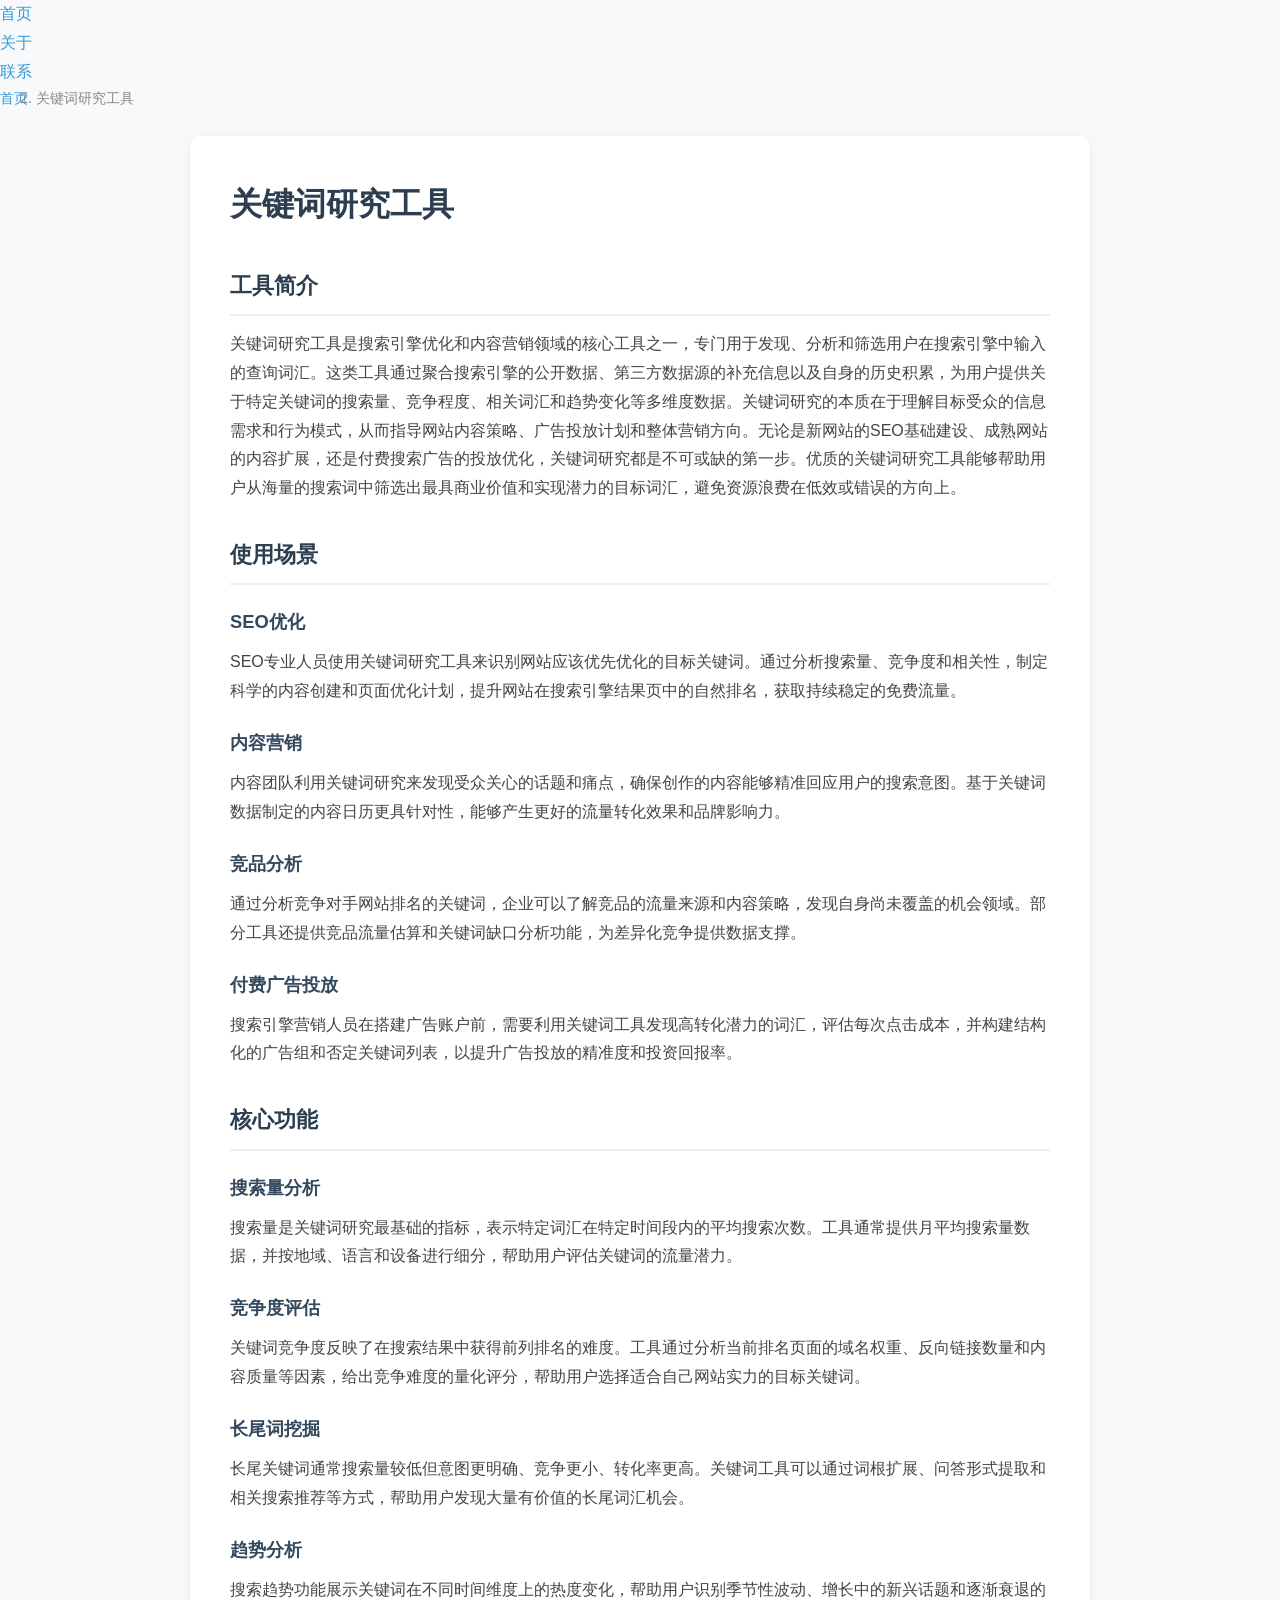
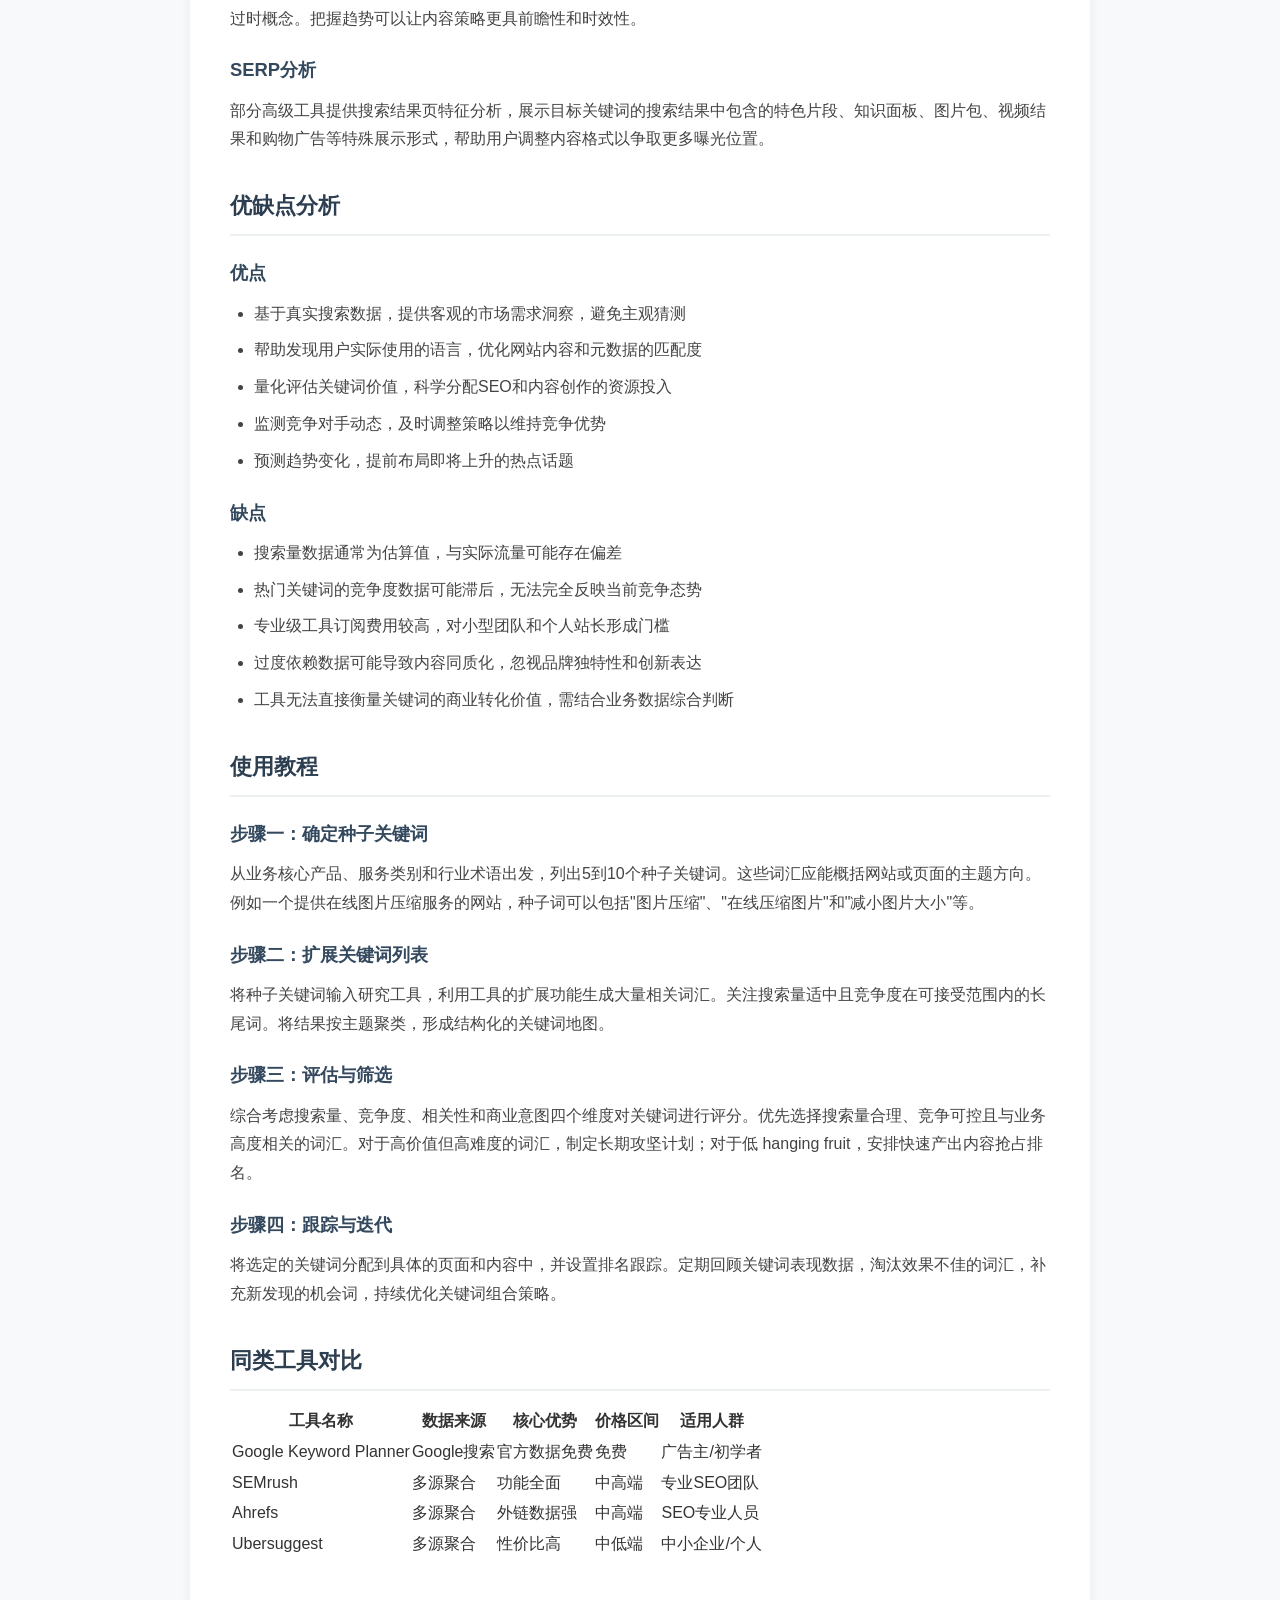
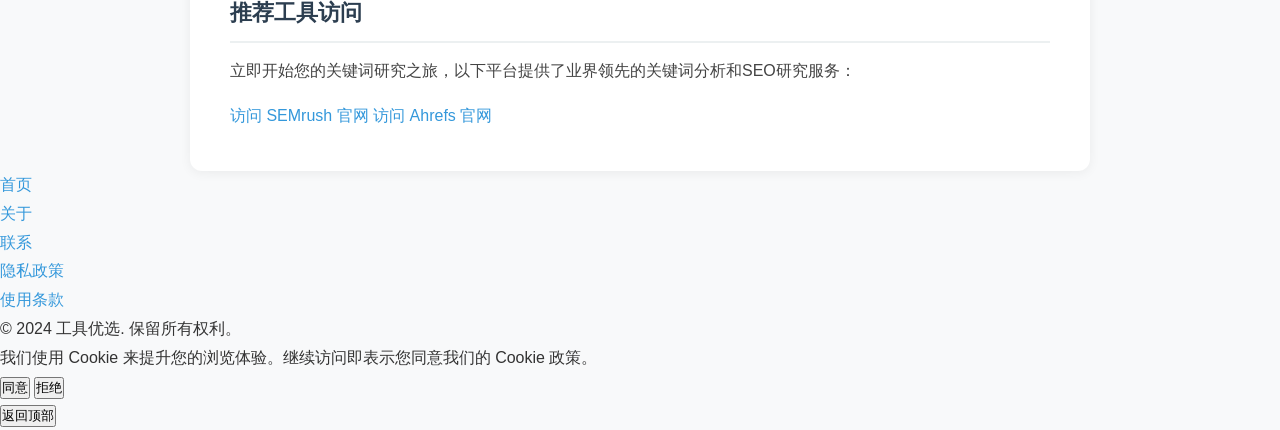
<file: tools/tool-5.html>
<!DOCTYPE html>
<html lang="zh-CN">
<head>
    <meta charset="UTF-8">
    <meta name="viewport" content="width=device-width, initial-scale=1.0">
    <title>关键词研究工具推荐 | 工具优选</title>
    <meta name="description" content="介绍关键词研究工具的功能与使用方法，助力SEO优化">
    <link rel="stylesheet" href="../css/style.css">
</head>
<body>
    <header>
        <nav>
            <ul>
                <li><a href="../index.html">首页</a></li>
                <li><a href="../about.html">关于</a></li>
                <li><a href="../contact.html">联系</a></li>
            </ul>
        </nav>
    </header>

    <main>
        <nav aria-label="breadcrumb">
            <ol class="breadcrumb">
                <li><a href="../index.html">首页</a></li>
                <li aria-current="page">关键词研究工具</li>
            </ol>
        </nav>

        <article class="tool-detail">
            <h1>关键词研究工具</h1>

            <section>
                <h2>工具简介</h2>
                <p>关键词研究工具是搜索引擎优化和内容营销领域的核心工具之一，专门用于发现、分析和筛选用户在搜索引擎中输入的查询词汇。这类工具通过聚合搜索引擎的公开数据、第三方数据源的补充信息以及自身的历史积累，为用户提供关于特定关键词的搜索量、竞争程度、相关词汇和趋势变化等多维度数据。关键词研究的本质在于理解目标受众的信息需求和行为模式，从而指导网站内容策略、广告投放计划和整体营销方向。无论是新网站的SEO基础建设、成熟网站的内容扩展，还是付费搜索广告的投放优化，关键词研究都是不可或缺的第一步。优质的关键词研究工具能够帮助用户从海量的搜索词中筛选出最具商业价值和实现潜力的目标词汇，避免资源浪费在低效或错误的方向上。</p>
            </section>

            <section>
                <h2>使用场景</h2>
                <h3>SEO优化</h3>
                <p>SEO专业人员使用关键词研究工具来识别网站应该优先优化的目标关键词。通过分析搜索量、竞争度和相关性，制定科学的内容创建和页面优化计划，提升网站在搜索引擎结果页中的自然排名，获取持续稳定的免费流量。</p>

                <h3>内容营销</h3>
                <p>内容团队利用关键词研究来发现受众关心的话题和痛点，确保创作的内容能够精准回应用户的搜索意图。基于关键词数据制定的内容日历更具针对性，能够产生更好的流量转化效果和品牌影响力。</p>

                <h3>竞品分析</h3>
                <p>通过分析竞争对手网站排名的关键词，企业可以了解竞品的流量来源和内容策略，发现自身尚未覆盖的机会领域。部分工具还提供竞品流量估算和关键词缺口分析功能，为差异化竞争提供数据支撑。</p>

                <h3>付费广告投放</h3>
                <p>搜索引擎营销人员在搭建广告账户前，需要利用关键词工具发现高转化潜力的词汇，评估每次点击成本，并构建结构化的广告组和否定关键词列表，以提升广告投放的精准度和投资回报率。</p>
            </section>

            <section>
                <h2>核心功能</h2>
                <h3>搜索量分析</h3>
                <p>搜索量是关键词研究最基础的指标，表示特定词汇在特定时间段内的平均搜索次数。工具通常提供月平均搜索量数据，并按地域、语言和设备进行细分，帮助用户评估关键词的流量潜力。</p>

                <h3>竞争度评估</h3>
                <p>关键词竞争度反映了在搜索结果中获得前列排名的难度。工具通过分析当前排名页面的域名权重、反向链接数量和内容质量等因素，给出竞争难度的量化评分，帮助用户选择适合自己网站实力的目标关键词。</p>

                <h3>长尾词挖掘</h3>
                <p>长尾关键词通常搜索量较低但意图更明确、竞争更小、转化率更高。关键词工具可以通过词根扩展、问答形式提取和相关搜索推荐等方式，帮助用户发现大量有价值的长尾词汇机会。</p>

                <h3>趋势分析</h3>
                <p>搜索趋势功能展示关键词在不同时间维度上的热度变化，帮助用户识别季节性波动、增长中的新兴话题和逐渐衰退的过时概念。把握趋势可以让内容策略更具前瞻性和时效性。</p>

                <h3>SERP分析</h3>
                <p>部分高级工具提供搜索结果页特征分析，展示目标关键词的搜索结果中包含的特色片段、知识面板、图片包、视频结果和购物广告等特殊展示形式，帮助用户调整内容格式以争取更多曝光位置。</p>
            </section>

            <section>
                <h2>优缺点分析</h2>
                <h3>优点</h3>
                <ul>
                    <li>基于真实搜索数据，提供客观的市场需求洞察，避免主观猜测</li>
                    <li>帮助发现用户实际使用的语言，优化网站内容和元数据的匹配度</li>
                    <li>量化评估关键词价值，科学分配SEO和内容创作的资源投入</li>
                    <li>监测竞争对手动态，及时调整策略以维持竞争优势</li>
                    <li>预测趋势变化，提前布局即将上升的热点话题</li>
                </ul>
                <h3>缺点</h3>
                <ul>
                    <li>搜索量数据通常为估算值，与实际流量可能存在偏差</li>
                    <li>热门关键词的竞争度数据可能滞后，无法完全反映当前竞争态势</li>
                    <li>专业级工具订阅费用较高，对小型团队和个人站长形成门槛</li>
                    <li>过度依赖数据可能导致内容同质化，忽视品牌独特性和创新表达</li>
                    <li>工具无法直接衡量关键词的商业转化价值，需结合业务数据综合判断</li>
                </ul>
            </section>

            <section>
                <h2>使用教程</h2>
                <h3>步骤一：确定种子关键词</h3>
                <p>从业务核心产品、服务类别和行业术语出发，列出5到10个种子关键词。这些词汇应能概括网站或页面的主题方向。例如一个提供在线图片压缩服务的网站，种子词可以包括"图片压缩"、"在线压缩图片"和"减小图片大小"等。</p>

                <h3>步骤二：扩展关键词列表</h3>
                <p>将种子关键词输入研究工具，利用工具的扩展功能生成大量相关词汇。关注搜索量适中且竞争度在可接受范围内的长尾词。将结果按主题聚类，形成结构化的关键词地图。</p>

                <h3>步骤三：评估与筛选</h3>
                <p>综合考虑搜索量、竞争度、相关性和商业意图四个维度对关键词进行评分。优先选择搜索量合理、竞争可控且与业务高度相关的词汇。对于高价值但高难度的词汇，制定长期攻坚计划；对于低 hanging fruit，安排快速产出内容抢占排名。</p>

                <h3>步骤四：跟踪与迭代</h3>
                <p>将选定的关键词分配到具体的页面和内容中，并设置排名跟踪。定期回顾关键词表现数据，淘汰效果不佳的词汇，补充新发现的机会词，持续优化关键词组合策略。</p>
            </section>

            <section>
                <h2>同类工具对比</h2>
                <table>
                    <thead>
                        <tr>
                            <th>工具名称</th>
                            <th>数据来源</th>
                            <th>核心优势</th>
                            <th>价格区间</th>
                            <th>适用人群</th>
                        </tr>
                    </thead>
                    <tbody>
                        <tr>
                            <td>Google Keyword Planner</td>
                            <td>Google搜索</td>
                            <td>官方数据免费</td>
                            <td>免费</td>
                            <td>广告主/初学者</td>
                        </tr>
                        <tr>
                            <td>SEMrush</td>
                            <td>多源聚合</td>
                            <td>功能全面</td>
                            <td>中高端</td>
                            <td>专业SEO团队</td>
                        </tr>
                        <tr>
                            <td>Ahrefs</td>
                            <td>多源聚合</td>
                            <td>外链数据强</td>
                            <td>中高端</td>
                            <td>SEO专业人员</td>
                        </tr>
                        <tr>
                            <td>Ubersuggest</td>
                            <td>多源聚合</td>
                            <td>性价比高</td>
                            <td>中低端</td>
                            <td>中小企业/个人</td>
                        </tr>
                    </tbody>
                </table>
            </section>

            <section>
                <h2>推荐工具访问</h2>
                <p>立即开始您的关键词研究之旅，以下平台提供了业界领先的关键词分析和SEO研究服务：</p>
                <a href="https://www.semrush.com" target="_blank" rel="noopener noreferrer" class="btn-external">访问 SEMrush 官网</a>
                <a href="https://ahrefs.com" target="_blank" rel="noopener noreferrer" class="btn-external">访问 Ahrefs 官网</a>
            </section>
        </article>
    </main>

    <footer>
        <nav>
            <ul>
                <li><a href="../index.html">首页</a></li>
                <li><a href="../about.html">关于</a></li>
                <li><a href="../contact.html">联系</a></li>
                <li><a href="../privacy.html">隐私政策</a></li>
                <li><a href="../terms.html">使用条款</a></li>
            </ul>
        </nav>
        <p>&copy; 2024 工具优选. 保留所有权利。</p>
    </footer>

    <div id="cookie-banner" role="dialog" aria-label="Cookie 同意">
        <p>我们使用 Cookie 来提升您的浏览体验。继续访问即表示您同意我们的 Cookie 政策。</p>
        <button id="cookie-accept">同意</button>
        <button id="cookie-decline">拒绝</button>
    </div>

    <button id="back-to-top" aria-label="返回顶部">返回顶部</button>

    <script src="../js/cookie-consent.js"></script>
</body>
</html>
</file>
<file: css/style.css>
/* ========================================
   全局重置与基础样式
   ======================================== */
*, *::before, *::after {
  margin: 0;
  padding: 0;
  box-sizing: border-box;
}

html {
  scroll-behavior: smooth;
}

body {
  font-family: -apple-system, BlinkMacSystemFont, "Segoe UI", Roboto, "Helvetica Neue", Arial, "Noto Sans", sans-serif;
  font-size: 16px;
  line-height: 1.8;
  color: #333;
  background-color: #f8f9fa;
}

a {
  color: #3498db;
  text-decoration: none;
  transition: color 0.2s ease;
}

a:hover {
  color: #2980b9;
  text-decoration: underline;
}

img {
  max-width: 100%;
  height: auto;
  display: block;
}

/* ========================================
   布局容器
   ======================================== */
.container {
  width: 100%;
  max-width: 1200px;
  margin: 0 auto;
  padding: 0 20px;
}

/* ========================================
   头部导航
   ======================================== */
.site-header {
  background-color: #2c3e50;
  color: #fff;
  padding: 16px 0;
  position: sticky;
  top: 0;
  z-index: 1000;
  box-shadow: 0 2px 8px rgba(0,0,0,0.15);
}

.site-header .container {
  display: flex;
  align-items: center;
  justify-content: space-between;
  flex-wrap: wrap;
  gap: 12px;
}

.site-brand {
  font-size: 1.5rem;
  font-weight: 700;
  color: #fff;
}

.site-brand a {
  color: #fff;
  text-decoration: none;
}

.site-brand a:hover {
  color: #3498db;
}

.main-nav ul {
  list-style: none;
  display: flex;
  gap: 24px;
  flex-wrap: wrap;
}

.main-nav a {
  color: #ecf0f1;
  font-weight: 500;
  text-decoration: none;
  font-size: 0.95rem;
}

.main-nav a:hover {
  color: #3498db;
}

/* ========================================
   搜索框
   ======================================== */
.search-box {
  width: 100%;
  max-width: 500px;
  margin: 0 auto 32px;
  position: relative;
}

.search-box input {
  width: 100%;
  padding: 14px 48px 14px 18px;
  font-size: 1rem;
  border: 2px solid #e0e0e0;
  border-radius: 8px;
  outline: none;
  transition: border-color 0.2s ease;
}

.search-box input:focus {
  border-color: #3498db;
}

.search-box button {
  position: absolute;
  right: 8px;
  top: 50%;
  transform: translateY(-50%);
  background: #3498db;
  color: #fff;
  border: none;
  padding: 8px 16px;
  border-radius: 6px;
  cursor: pointer;
  font-size: 0.9rem;
}

.search-box button:hover {
  background: #2980b9;
}

/* ========================================
   主体内容区
   ======================================== */
.site-main {
  min-height: 60vh;
  padding: 40px 0;
}

.page-title {
  font-size: 2rem;
  color: #2c3e50;
  margin-bottom: 12px;
  text-align: center;
}

.page-subtitle {
  text-align: center;
  color: #666;
  margin-bottom: 40px;
  font-size: 1.05rem;
}

/* ========================================
   工具卡片网格
   ======================================== */
.tools-grid {
  display: grid;
  grid-template-columns: repeat(auto-fill, minmax(300px, 1fr));
  gap: 24px;
  margin-bottom: 40px;
}

.tool-card {
  background: #fff;
  border-radius: 12px;
  padding: 28px;
  box-shadow: 0 2px 12px rgba(0,0,0,0.06);
  transition: transform 0.2s ease, box-shadow 0.2s ease;
  display: flex;
  flex-direction: column;
}

.tool-card:hover {
  transform: translateY(-4px);
  box-shadow: 0 8px 24px rgba(0,0,0,0.1);
}

.tool-card h2 {
  font-size: 1.3rem;
  color: #2c3e50;
  margin-bottom: 10px;
}

.tool-card h2 a {
  color: inherit;
  text-decoration: none;
}

.tool-card h2 a:hover {
  color: #3498db;
}

.tool-card p {
  color: #555;
  margin-bottom: 16px;
  flex-grow: 1;
}

.tool-card .btn {
  align-self: flex-start;
}

.tool-tags {
  display: flex;
  gap: 8px;
  flex-wrap: wrap;
  margin-bottom: 12px;
}

.tag {
  background: #e8f4fc;
  color: #3498db;
  padding: 4px 10px;
  border-radius: 20px;
  font-size: 0.8rem;
  font-weight: 500;
}

/* ========================================
   按钮样式
   ======================================== */
.btn {
  display: inline-block;
  padding: 10px 22px;
  border-radius: 6px;
  font-weight: 600;
  text-decoration: none;
  transition: all 0.2s ease;
  cursor: pointer;
  border: none;
  font-size: 0.95rem;
}

.btn-primary {
  background-color: #3498db;
  color: #fff;
}

.btn-primary:hover {
  background-color: #2980b9;
  color: #fff;
  text-decoration: none;
}

.btn-secondary {
  background-color: #2c3e50;
  color: #fff;
}

.btn-secondary:hover {
  background-color: #1a252f;
  color: #fff;
  text-decoration: none;
}

.btn-outline {
  background-color: transparent;
  color: #3498db;
  border: 2px solid #3498db;
}

.btn-outline:hover {
  background-color: #3498db;
  color: #fff;
  text-decoration: none;
}

/* ========================================
   工具详情页
   ======================================== */
.tool-detail {
  background: #fff;
  border-radius: 12px;
  padding: 40px;
  box-shadow: 0 2px 12px rgba(0,0,0,0.06);
  max-width: 900px;
  margin: 0 auto;
}

.tool-detail h1 {
  font-size: 2rem;
  color: #2c3e50;
  margin-bottom: 8px;
}

.tool-detail .tool-meta {
  color: #888;
  font-size: 0.9rem;
  margin-bottom: 24px;
}

.tool-detail h2 {
  font-size: 1.4rem;
  color: #2c3e50;
  margin: 32px 0 14px;
  padding-bottom: 8px;
  border-bottom: 2px solid #ecf0f1;
}

.tool-detail h3 {
  font-size: 1.15rem;
  color: #34495e;
  margin: 20px 0 10px;
}

.tool-detail p {
  margin-bottom: 16px;
  color: #444;
}

.tool-detail ul, .tool-detail ol {
  margin-bottom: 16px;
  padding-left: 24px;
}

.tool-detail li {
  margin-bottom: 8px;
  color: #444;
}

.tool-detail strong {
  color: #2c3e50;
}

.tool-cta {
  background: #f0f7ff;
  border-left: 4px solid #3498db;
  padding: 20px 24px;
  border-radius: 0 8px 8px 0;
  margin: 28px 0;
}

.tool-cta p {
  margin-bottom: 12px;
  font-weight: 500;
}

.comparison-table {
  width: 100%;
  border-collapse: collapse;
  margin: 20px 0;
  font-size: 0.95rem;
}

.comparison-table th, .comparison-table td {
  border: 1px solid #e0e0e0;
  padding: 12px 16px;
  text-align: left;
}

.comparison-table th {
  background: #f4f6f8;
  color: #2c3e50;
  font-weight: 600;
}

.comparison-table tr:nth-child(even) {
  background: #fafbfc;
}

.pros-cons {
  display: grid;
  grid-template-columns: 1fr 1fr;
  gap: 20px;
  margin: 20px 0;
}

.pros, .cons {
  padding: 20px;
  border-radius: 8px;
}

.pros {
  background: #eafaf1;
  border-left: 4px solid #27ae60;
}

.cons {
  background: #fdf2f2;
  border-left: 4px solid #e74c3c;
}

.pros h4, .cons h4 {
  margin-bottom: 10px;
  font-size: 1.05rem;
}

.pros h4 { color: #27ae60; }
.cons h4 { color: #e74c3c; }

/* ========================================
   通用内容页（关于、联系、隐私、条款）
   ======================================== */
.content-page {
  background: #fff;
  border-radius: 12px;
  padding: 40px;
  box-shadow: 0 2px 12px rgba(0,0,0,0.06);
  max-width: 900px;
  margin: 0 auto;
}

.content-page h1 {
  font-size: 2rem;
  color: #2c3e50;
  margin-bottom: 20px;
}

.content-page h2 {
  font-size: 1.3rem;
  color: #34495e;
  margin: 28px 0 12px;
}

.content-page p {
  margin-bottom: 14px;
  color: #444;
}

.content-page ul, .content-page ol {
  margin-bottom: 14px;
  padding-left: 24px;
}

.content-page li {
  margin-bottom: 6px;
}

/* ========================================
   联系表单
   ======================================== */
.contact-form .form-group {
  margin-bottom: 20px;
}

.contact-form label {
  display: block;
  margin-bottom: 6px;
  font-weight: 600;
  color: #2c3e50;
}

.contact-form input,
.contact-form textarea {
  width: 100%;
  padding: 12px 14px;
  border: 2px solid #e0e0e0;
  border-radius: 8px;
  font-size: 1rem;
  font-family: inherit;
  outline: none;
  transition: border-color 0.2s ease;
}

.contact-form input:focus,
.contact-form textarea:focus {
  border-color: #3498db;
}

.contact-form textarea {
  min-height: 140px;
  resize: vertical;
}

/* ========================================
   面包屑导航
   ======================================== */
.breadcrumb {
  display: flex;
  gap: 8px;
  align-items: center;
  margin-bottom: 24px;
  font-size: 0.9rem;
  color: #888;
}

.breadcrumb a {
  color: #3498db;
}

.breadcrumb a:hover {
  text-decoration: underline;
}

/* ========================================
   页脚
   ======================================== */
.site-footer {
  background-color: #2c3e50;
  color: #ecf0f1;
  padding: 40px 0 20px;
  margin-top: 40px;
}

.footer-grid {
  display: grid;
  grid-template-columns: repeat(auto-fit, minmax(200px, 1fr));
  gap: 32px;
  margin-bottom: 24px;
}

.footer-section h3 {
  color: #fff;
  font-size: 1.1rem;
  margin-bottom: 14px;
}

.footer-section ul {
  list-style: none;
}

.footer-section li {
  margin-bottom: 8px;
}

.footer-section a {
  color: #bdc3c7;
  text-decoration: none;
  font-size: 0.95rem;
}

.footer-section a:hover {
  color: #3498db;
}

.footer-bottom {
  border-top: 1px solid #34495e;
  padding-top: 20px;
  text-align: center;
  color: #95a5a6;
  font-size: 0.9rem;
}

/* ========================================
   Cookie 同意弹窗
   ======================================== */
.cookie-banner {
  position: fixed;
  bottom: 0;
  left: 0;
  right: 0;
  background: #2c3e50;
  color: #fff;
  padding: 20px;
  z-index: 9999;
  box-shadow: 0 -4px 20px rgba(0,0,0,0.2);
  display: none;
}

.cookie-banner.show {
  display: block;
}

.cookie-banner .container {
  display: flex;
  align-items: center;
  justify-content: space-between;
  gap: 20px;
  flex-wrap: wrap;
}

.cookie-banner p {
  flex: 1;
  min-width: 200px;
  font-size: 0.95rem;
}

.cookie-banner a {
  color: #3498db;
  text-decoration: underline;
}

.cookie-actions {
  display: flex;
  gap: 10px;
  flex-shrink: 0;
}

.cookie-actions .btn {
  padding: 8px 18px;
  font-size: 0.9rem;
}

.btn-accept {
  background: #27ae60;
  color: #fff;
}

.btn-accept:hover {
  background: #219a52;
}

.btn-decline {
  background: transparent;
  color: #ecf0f1;
  border: 1px solid #7f8c8d;
}

.btn-decline:hover {
  background: rgba(255,255,255,0.1);
}

/* ========================================
   返回顶部按钮
   ======================================== */
.back-to-top {
  position: fixed;
  bottom: 80px;
  right: 24px;
  width: 48px;
  height: 48px;
  background: #3498db;
  color: #fff;
  border: none;
  border-radius: 50%;
  cursor: pointer;
  font-size: 1.2rem;
  box-shadow: 0 4px 12px rgba(0,0,0,0.2);
  opacity: 0;
  visibility: hidden;
  transition: all 0.3s ease;
  z-index: 998;
  display: flex;
  align-items: center;
  justify-content: center;
}

.back-to-top.show {
  opacity: 1;
  visibility: visible;
}

.back-to-top:hover {
  background: #2980b9;
  transform: translateY(-2px);
}

/* ========================================
   AdSense 广告位占位
   ======================================== */
.ad-placeholder {
  background: #f0f0f0;
  border: 2px dashed #ccc;
  border-radius: 8px;
  padding: 40px;
  text-align: center;
  color: #888;
  margin: 24px 0;
  font-size: 0.9rem;
}

/* ========================================
   响应式设计（移动端）
   ======================================== */
@media (max-width: 768px) {
  .site-header .container {
    flex-direction: column;
    align-items: flex-start;
  }

  .main-nav ul {
    gap: 16px;
  }

  .page-title {
    font-size: 1.6rem;
  }

  .tools-grid {
    grid-template-columns: 1fr;
  }

  .tool-detail, .content-page {
    padding: 24px;
  }

  .pros-cons {
    grid-template-columns: 1fr;
  }

  .comparison-table {
    font-size: 0.85rem;
  }

  .comparison-table th, .comparison-table td {
    padding: 8px 10px;
  }

  .footer-grid {
    grid-template-columns: 1fr;
    gap: 20px;
  }

  .cookie-banner .container {
    flex-direction: column;
    align-items: flex-start;
  }
}

@media (max-width: 480px) {
  body {
    font-size: 15px;
  }

  .container {
    padding: 0 14px;
  }

  .site-brand {
    font-size: 1.3rem;
  }

  .main-nav ul {
    gap: 12px;
    font-size: 0.9rem;
  }

  .search-box input {
    padding: 12px 42px 12px 14px;
  }

  .tool-card {
    padding: 20px;
  }

  .tool-detail h1, .content-page h1 {
    font-size: 1.6rem;
  }
}
</file>
